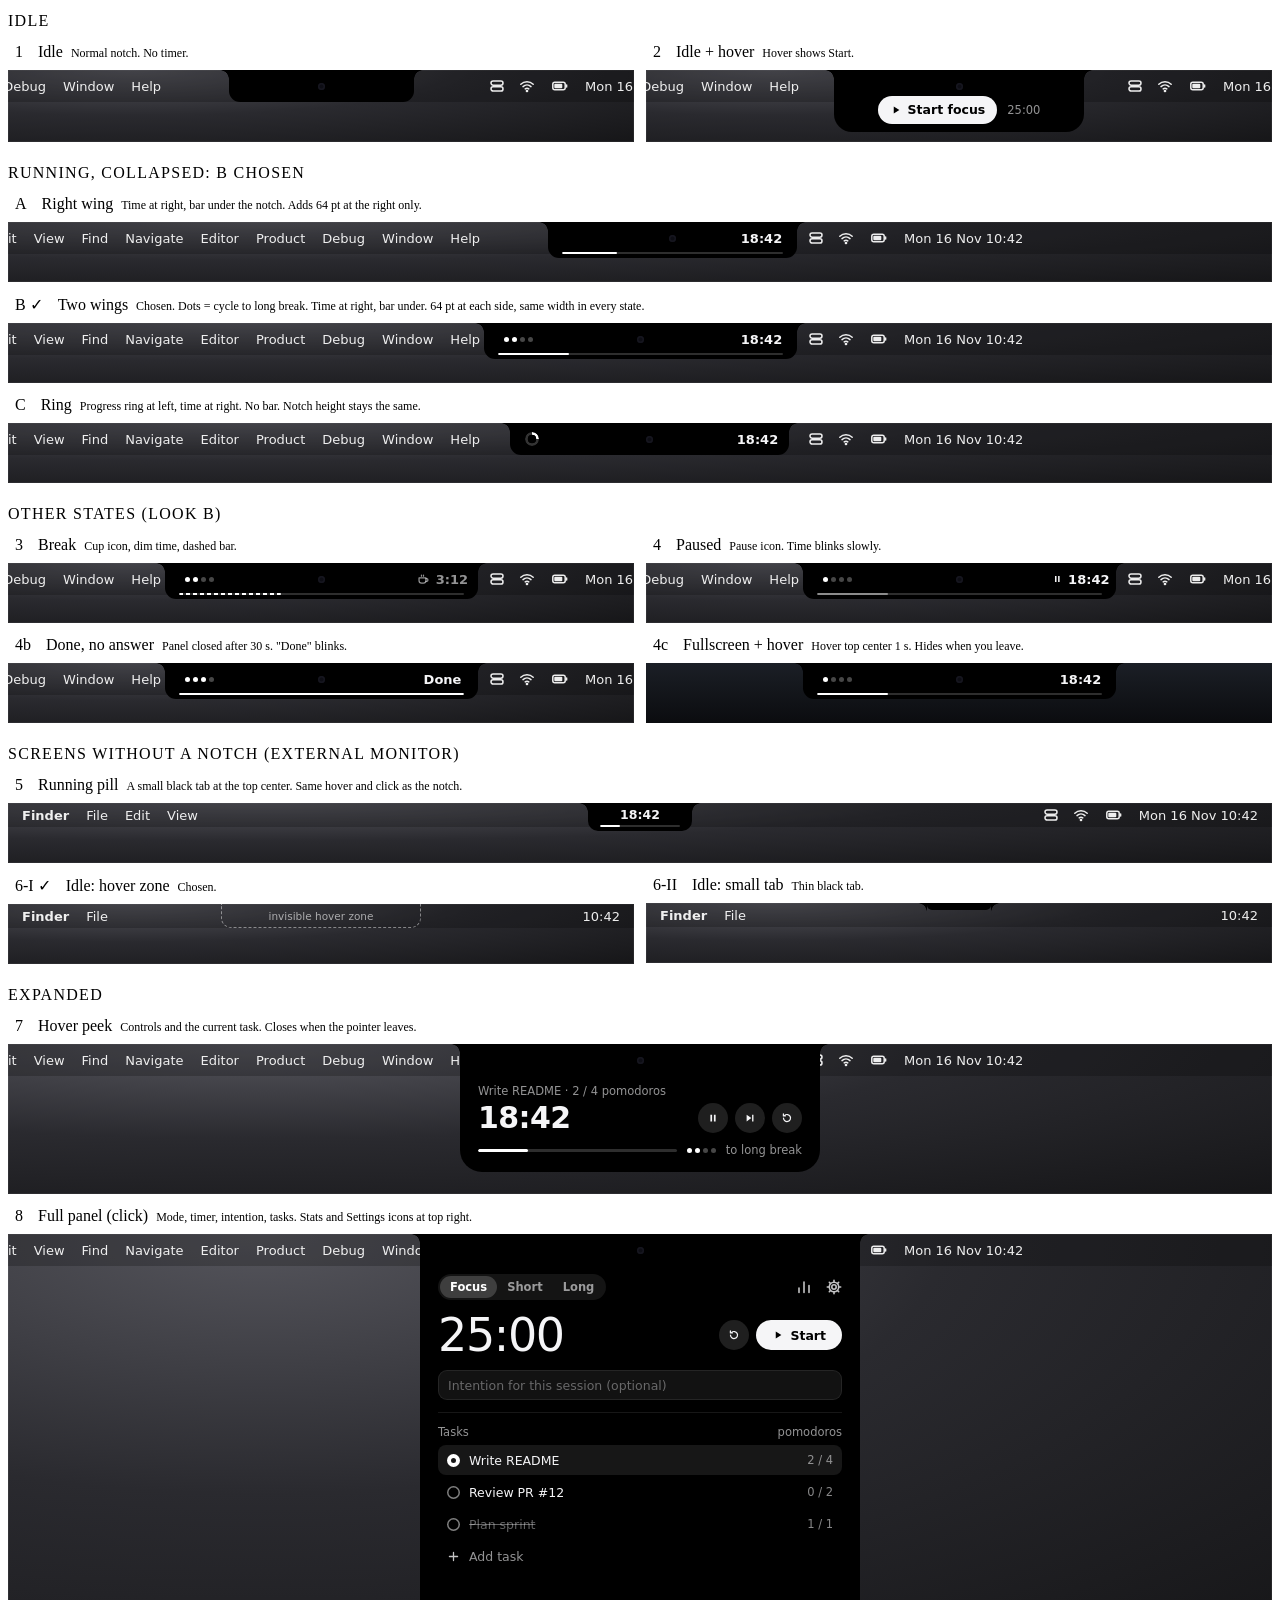
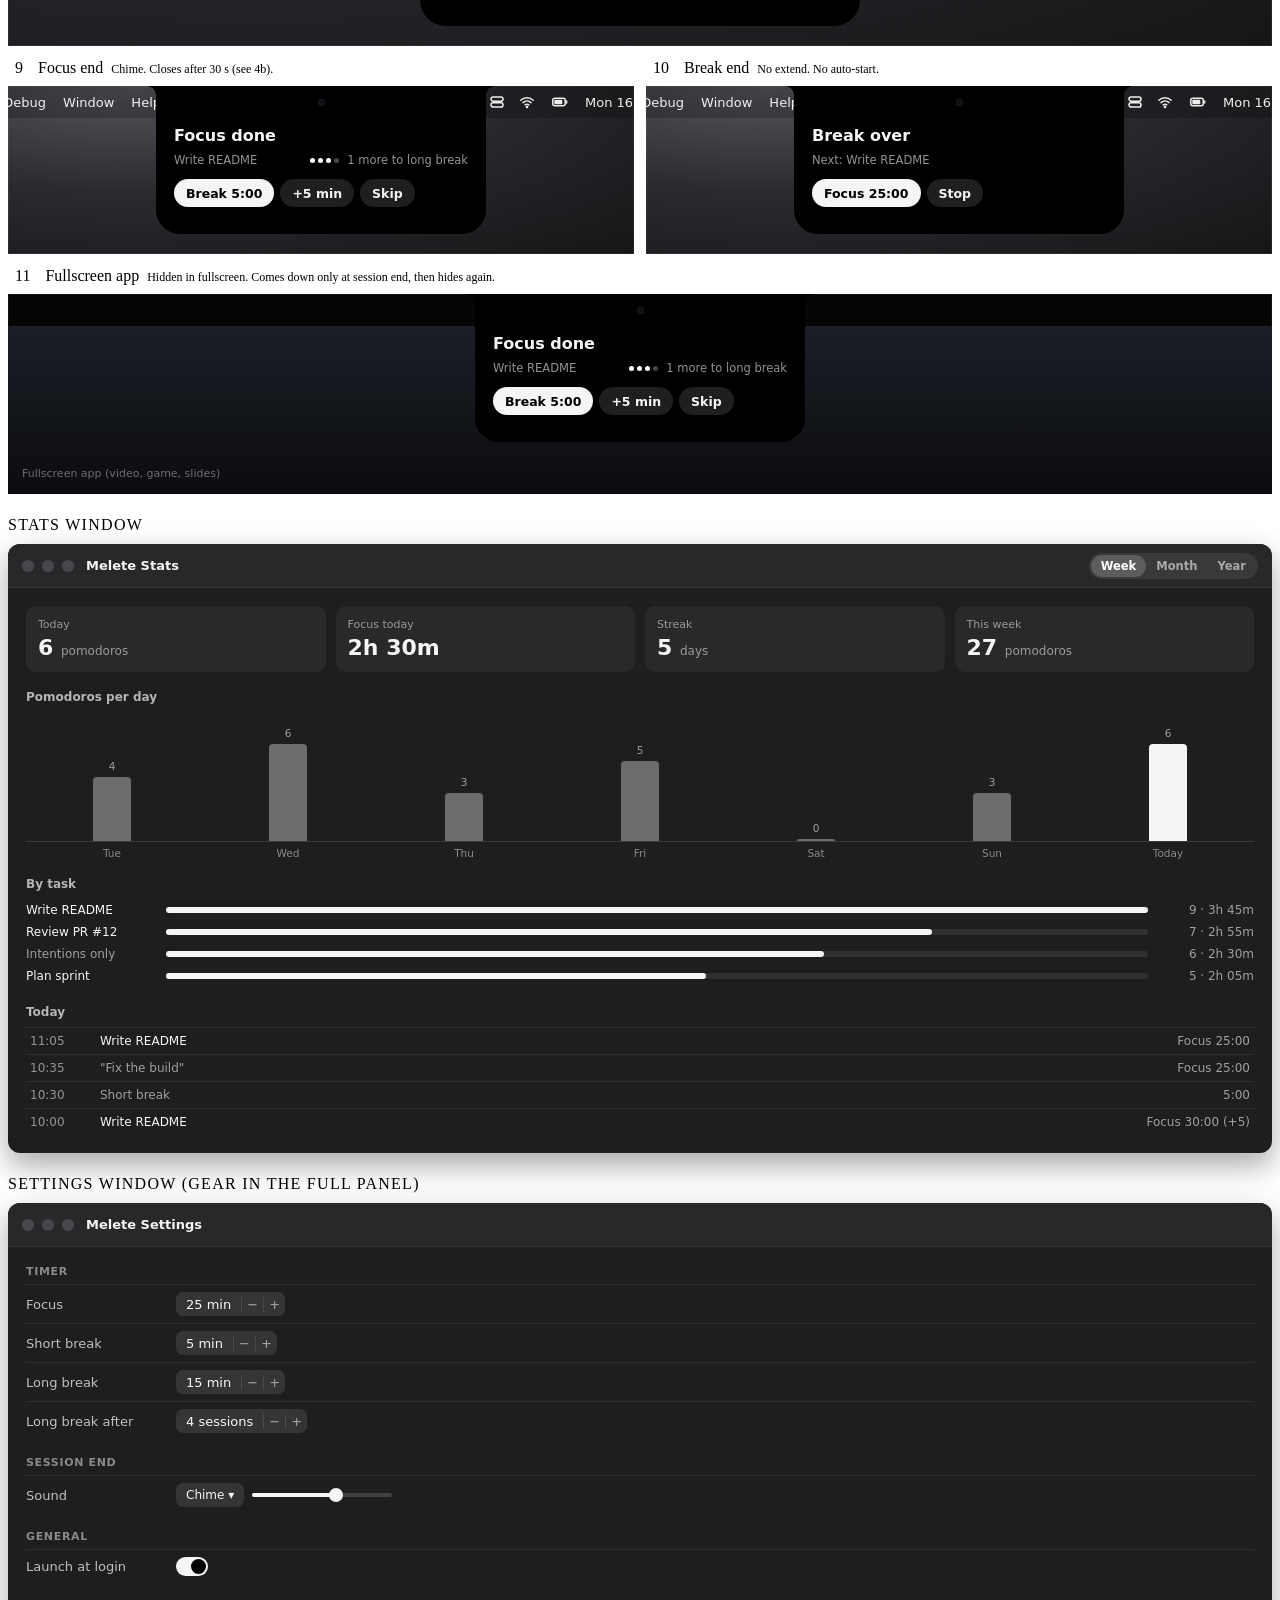
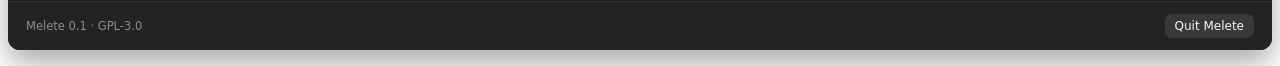
<file: docs/mocks/index.html>
<!doctype html><html lang="en"><head><meta charset="utf-8"><meta name="viewport" content="width=device-width,initial-scale=1"><title>Melete mocks</title><style>*{box-sizing:border-box}
.page{display:flex;flex-direction:column;gap:22px;padding:4px 0 8px}
.sec{display:flex;flex-direction:column;gap:10px}
.sec>h2{margin:0;font:600 11px/1 var(--font-sans);letter-spacing:.08em;text-transform:uppercase;color:var(--muted-foreground)}
.item{display:flex;flex-direction:column;gap:6px}
.cap{display:flex;align-items:baseline;gap:8px;flex-wrap:wrap;font:600 13px/1.3 var(--font-sans);color:var(--foreground)}
.cap .chip{font:600 11px/1 var(--font-mono);padding:3px 7px;border:1px solid var(--border);border-radius:999px;color:var(--foreground)}
.cap .sub{font-weight:400;font-size:12px;color:var(--muted-foreground)}
.row2{display:grid;grid-template-columns:1fr 1fr;gap:12px}
@media (max-width:560px){.row2{grid-template-columns:1fr}}

/* scene = cropped desktop, fixed mac colors (device pixels, not theme) */
.scene{position:relative;height:var(--h,72px);border-radius:var(--radius);overflow:hidden;
  background:radial-gradient(120% 140% at 20% 0%,#55555c 0%,#2a2a2f 45%,#151517 100%);
  font-family:-apple-system,BlinkMacSystemFont,"SF Pro Text","Helvetica Neue",system-ui,sans-serif;color:#f5f5f7;
  box-shadow:inset 0 0 0 1px rgba(255,255,255,.06)}
.scene.full{background:#050505}
.menubar{position:absolute;inset:0 0 auto 0;height:32px;background:rgba(0,0,0,.22);font-size:13px;color:rgba(255,255,255,.92)}
.mb-left{position:absolute;top:0;height:32px;right:calc(50% + 160px);display:flex;align-items:center;gap:17px;white-space:nowrap}
.mb-left b{font-weight:700}
.mb-right{position:absolute;top:0;height:32px;left:calc(50% + 168px);display:flex;align-items:center;gap:14px;white-space:nowrap}
.mb-right svg{width:16px;height:16px;fill:none;stroke:currentColor;stroke-width:1.5;stroke-linecap:round;stroke-linejoin:round}
/* non-notch menu bar */
.menubar.flat{height:24px;font-size:13px}
.menubar.flat .mb-left{height:24px;right:auto;left:14px}
.menubar.flat .mb-right{height:24px;left:auto;right:14px}

/* island = notch + what grows out of it */
.island{position:absolute;top:0;z-index:2;background:#000;color:#f5f5f7;
  left:calc(50% - 92.5px - var(--lw,0px));width:calc(185px + var(--lw,0px) + var(--rw,0px));
  height:var(--ih,32px);border-radius:0 0 var(--r,11px) var(--r,11px)}
.island.sym{left:calc(50% - var(--w)/2);width:var(--w)}
.island::before,.island::after{content:"";position:absolute;top:0;width:9px;height:9px}
.island::before{left:-9px;background:radial-gradient(circle at 0 100%,transparent 8.5px,#000 9px)}
.island::after{right:-9px;background:radial-gradient(circle at 100% 100%,transparent 8.5px,#000 9px)}
.cam{position:absolute;top:13px;left:50%;width:7px;height:7px;margin-left:-3.5px;border-radius:50%;background:#0d0d14;box-shadow:inset 0 0 0 1.5px #16161f}
.wl,.wr{position:absolute;top:0;height:32px;display:flex;align-items:center;gap:6px;font-size:13px;font-weight:600;font-variant-numeric:tabular-nums;white-space:nowrap}
.wl{left:0;width:var(--lw);justify-content:center;padding-left:6px}
.wr{right:0;width:var(--rw);justify-content:center;padding-right:6px}
.island.sym .wl{width:var(--side)}.island.sym .wr{width:var(--side)}
.bar{position:absolute;left:14px;right:14px;bottom:4px;height:2px;border-radius:2px;background:rgba(255,255,255,.18);overflow:hidden}
.bar>i{display:block;height:100%;width:var(--p);background:#fff;border-radius:2px}
.bar.dash>i{background:repeating-linear-gradient(90deg,#fff 0 4px,transparent 4px 7px)}
.bar.dim>i{background:rgba(255,255,255,.45)}
.ring{width:14px;height:14px;border-radius:50%;background:conic-gradient(#fff var(--p),rgba(255,255,255,.2) 0);-webkit-mask:radial-gradient(circle,transparent 4.2px,#000 4.6px);mask:radial-gradient(circle,transparent 4.2px,#000 4.6px)}
.dots{display:inline-flex;gap:3px}.dots i{width:5px;height:5px;border-radius:50%;background:rgba(255,255,255,.28)}.dots i.on{background:#fff}
.g{width:12px;height:12px;fill:currentColor}
.ink2{color:rgba(245,245,247,.6)}.ink3{color:rgba(245,245,247,.35)}
.blink{animation:blink 1.6s steps(2,start) infinite}@keyframes blink{50%{opacity:.25}}
@media (prefers-reduced-motion:reduce){.blink{animation:none;opacity:.5}}

/* expanded content */
.xc{position:absolute;left:18px;right:18px;top:var(--top,40px);bottom:14px;display:flex;flex-direction:column;gap:10px}
.btn{display:inline-flex;align-items:center;justify-content:center;gap:6px;height:28px;padding:0 12px;border-radius:999px;font-size:12.5px;font-weight:600;background:rgba(255,255,255,.12);color:#f5f5f7;white-space:nowrap}
.btn.pri{background:#f5f5f7;color:#000}
.btn.ic{width:30px;height:30px;padding:0}
.btn svg{width:12px;height:12px;fill:currentColor}
.btn svg.s{fill:none;stroke:currentColor;stroke-width:1.6;stroke-linecap:round;stroke-linejoin:round}
.big{font-size:30px;font-weight:600;font-variant-numeric:tabular-nums;letter-spacing:-.02em;line-height:1}
.huge{font-size:46px;font-weight:300;font-variant-numeric:tabular-nums;letter-spacing:-.03em;line-height:1}
.small{font-size:11.5px}
.seg{display:inline-flex;padding:2px;border-radius:999px;background:rgba(255,255,255,.08);font-size:11.5px;font-weight:600}
.seg span{padding:4px 10px;border-radius:999px;color:rgba(245,245,247,.6)}.seg span.on{background:rgba(255,255,255,.18);color:#fff}
.field{height:30px;border-radius:9px;background:rgba(255,255,255,.07);box-shadow:inset 0 0 0 1px rgba(255,255,255,.08);display:flex;align-items:center;padding:0 10px;font-size:12.5px;color:rgba(245,245,247,.38)}
.task{display:flex;align-items:center;gap:9px;height:30px;padding:0 9px;border-radius:8px;font-size:12.5px}
.task.on{background:rgba(255,255,255,.09)}
.task .rad{width:13px;height:13px;border-radius:50%;box-shadow:inset 0 0 0 1.5px rgba(255,255,255,.5)}
.task.on .rad{box-shadow:inset 0 0 0 4px #fff}
.task .n{flex:1}.task .c{font-variant-numeric:tabular-nums;color:rgba(245,245,247,.55);font-size:11.5px}
.task.done .n{text-decoration:line-through;color:rgba(245,245,247,.4)}
.hr{height:1px;background:rgba(255,255,255,.09)}
.ico{width:16px;height:16px;fill:none;stroke:#f5f5f7;stroke-width:1.6;stroke-linecap:round;stroke-linejoin:round;opacity:.8}
.zone{position:absolute;top:0;left:50%;transform:translateX(-50%);width:200px;height:24px;border:1px dashed rgba(255,255,255,.45);border-top:none;border-radius:0 0 10px 10px;display:flex;align-items:center;justify-content:center;font-size:10.5px;color:rgba(255,255,255,.6)}
.note{position:absolute;font-size:11px;color:rgba(255,255,255,.55);white-space:nowrap}
.video{position:absolute;inset:32px 0 0 0;background:linear-gradient(180deg,#1b1f26,#0b0c0f);display:flex;align-items:flex-end;padding:14px;font-size:11px;color:rgba(255,255,255,.4)}

/* app windows */
.win{border-radius:12px;overflow:hidden;background:#1e1e20;color:#f5f5f7;box-shadow:0 0 0 1px rgba(255,255,255,.1),0 12px 30px rgba(0,0,0,.35);
  font-family:-apple-system,BlinkMacSystemFont,"SF Pro Text","Helvetica Neue",system-ui,sans-serif;font-size:13px}
.tb{height:44px;display:flex;align-items:center;gap:12px;padding:0 14px;background:#28282b;border-bottom:1px solid rgba(255,255,255,.07)}
.tl{display:flex;gap:8px}.tl i{width:12px;height:12px;border-radius:50%;background:#48484c}
.tb .t{font-weight:600;font-size:13px}.tb .sp{flex:1}
.wb{padding:18px}
.tiles{display:grid;grid-template-columns:repeat(4,1fr);gap:10px}
@media (max-width:560px){.tiles{grid-template-columns:repeat(2,1fr)}}
.tile{background:rgba(255,255,255,.05);border-radius:10px;padding:12px}
.tile .k{font-size:11px;color:rgba(245,245,247,.55)}.tile .v{font-size:22px;font-weight:600;margin-top:4px;font-variant-numeric:tabular-nums}
.tile .v small{font-size:12px;font-weight:500;color:rgba(245,245,247,.55)}
.chart{display:flex;align-items:flex-end;gap:12px;height:130px;padding:0 4px;border-bottom:1px solid rgba(255,255,255,.12)}
.chart div{flex:1;display:flex;flex-direction:column;align-items:center;justify-content:flex-end;gap:5px;height:100%}
.chart b{display:block;width:100%;max-width:38px;border-radius:4px 4px 0 0;background:rgba(255,255,255,.35)}
.chart div.today b{background:#f5f5f7}
.chart span{font-size:10.5px;color:rgba(245,245,247,.6);font-variant-numeric:tabular-nums}
.xl{display:flex;gap:12px;padding:5px 4px 0}.xl span{flex:1;text-align:center;font-size:10.5px;color:rgba(245,245,247,.5)}
.h3{font-size:12px;font-weight:600;color:rgba(245,245,247,.7);margin:18px 0 8px}
.bt{display:grid;grid-template-columns:130px 1fr 96px;gap:10px;align-items:center;font-size:12px;padding:4px 0}
.bt .tr{height:6px;border-radius:3px;background:rgba(255,255,255,.08)}.bt .tr i{display:block;height:100%;border-radius:3px;background:#f5f5f7}
.bt .r{text-align:right;white-space:nowrap;color:rgba(245,245,247,.6);font-variant-numeric:tabular-nums}
.tbl{width:100%;border-collapse:collapse;font-size:12px}
.tbl td{padding:6px 4px;border-top:1px solid rgba(255,255,255,.07)}
.tbl td:first-child{color:rgba(245,245,247,.55);font-variant-numeric:tabular-nums;width:70px}
.tbl td.r{text-align:right;color:rgba(245,245,247,.6);font-variant-numeric:tabular-nums}
.pill{display:inline-flex;align-items:center;height:24px;padding:0 10px;border-radius:7px;background:rgba(255,255,255,.1);font-size:12px;font-weight:500}
.form{display:grid;grid-template-columns:150px 1fr;gap:0;font-size:13px}
.fs{grid-column:1/-1;font-size:11px;font-weight:600;letter-spacing:.06em;text-transform:uppercase;color:rgba(245,245,247,.5);padding:16px 0 6px}
.fs:first-child{padding-top:0}
.fl,.fv{padding:7px 0;border-top:1px solid rgba(255,255,255,.07);display:flex;align-items:center;gap:8px}
.fl{color:rgba(245,245,247,.75)}
.step{display:inline-flex;align-items:center;border-radius:7px;background:rgba(255,255,255,.1);height:24px}
.step span{padding:0 10px;font-variant-numeric:tabular-nums}.step i{font-style:normal;width:22px;text-align:center;color:rgba(245,245,247,.6);border-left:1px solid rgba(255,255,255,.1)}
.sw{width:32px;height:19px;border-radius:999px;background:#f5f5f7;position:relative}.sw::after{content:"";position:absolute;top:2px;right:2px;width:15px;height:15px;border-radius:50%;background:#000}
.sw.off{background:rgba(255,255,255,.18)}.sw.off::after{right:auto;left:2px;background:#f5f5f7}
.sl{width:140px;height:4px;border-radius:2px;background:rgba(255,255,255,.15);position:relative}.sl i{position:absolute;left:0;top:0;bottom:0;width:60%;background:#f5f5f7;border-radius:2px}.sl b{position:absolute;left:60%;top:50%;width:14px;height:14px;margin:-7px;border-radius:50%;background:#f5f5f7}
.q{display:inline-block;font:600 10px/1 var(--font-mono, monospace);padding:3px 6px;border-radius:5px;background:#f5f5f7;color:#000}
.wf{display:flex;align-items:center;gap:10px;padding:12px 18px;border-top:1px solid rgba(255,255,255,.07);background:#232326;font-size:11.5px;color:rgba(245,245,247,.5)}
</style></head><body><div class="page"><section class="sec"><h2>Idle</h2>
 <div class="row2">
  <div class="item"><div class="cap"><span class="chip">1</span>Idle<span class="sub">Normal notch. No timer.</span></div>
   <div class="scene" style="--h:72px"><div class="menubar"><div class="mb-left"><b>Xcode</b><span>File</span><span>Edit</span><span>View</span><span>Find</span><span>Navigate</span><span>Editor</span><span>Product</span><span>Debug</span><span>Window</span><span>Help</span></div><div class="mb-right"><svg xmlns="http://www.w3.org/2000/svg" viewBox="0 0 16 16"><rect x="2" y="3" width="12" height="4.2" rx="2.1"/><rect x="2" y="8.8" width="12" height="4.2" rx="2.1"/></svg><svg xmlns="http://www.w3.org/2000/svg" viewBox="0 0 16 16"><path d="M1.8 6.3a9 9 0 0 1 12.4 0M4 8.6a6 6 0 0 1 8 0M6.2 10.9a3 3 0 0 1 3.6 0"/><circle cx="8" cy="13" r=".6" fill="currentColor"/></svg><svg xmlns="http://www.w3.org/2000/svg" viewBox="0 0 16 16" style="width:22px"><rect x=".8" y="4.3" width="12.4" height="7.4" rx="2"/><rect x="2.3" y="5.8" width="8" height="4.4" rx="1" fill="currentColor" stroke="none"/><path d="M14.6 7v2"/></svg><span>Mon 16 Nov 10:42</span></div></div><div class="island"><div class="cam"></div></div></div></div>
  <div class="item"><div class="cap"><span class="chip">2</span>Idle + hover<span class="sub">Hover shows Start.</span></div>
   <div class="scene" style="--h:72px"><div class="menubar"><div class="mb-left"><b>Xcode</b><span>File</span><span>Edit</span><span>View</span><span>Find</span><span>Navigate</span><span>Editor</span><span>Product</span><span>Debug</span><span>Window</span><span>Help</span></div><div class="mb-right"><svg xmlns="http://www.w3.org/2000/svg" viewBox="0 0 16 16"><rect x="2" y="3" width="12" height="4.2" rx="2.1"/><rect x="2" y="8.8" width="12" height="4.2" rx="2.1"/></svg><svg xmlns="http://www.w3.org/2000/svg" viewBox="0 0 16 16"><path d="M1.8 6.3a9 9 0 0 1 12.4 0M4 8.6a6 6 0 0 1 8 0M6.2 10.9a3 3 0 0 1 3.6 0"/><circle cx="8" cy="13" r=".6" fill="currentColor"/></svg><svg xmlns="http://www.w3.org/2000/svg" viewBox="0 0 16 16" style="width:22px"><rect x=".8" y="4.3" width="12.4" height="7.4" rx="2"/><rect x="2.3" y="5.8" width="8" height="4.4" rx="1" fill="currentColor" stroke="none"/><path d="M14.6 7v2"/></svg><span>Mon 16 Nov 10:42</span></div></div><div class="island sym" style="--w:250px;--ih:62px;--r:18px"><div class="cam"></div>
    <div class="xc" style="--top:31px;flex-direction:row;align-items:center;justify-content:center;gap:10px"><span class="btn pri"><svg class="g" xmlns="http://www.w3.org/2000/svg" viewBox="0 0 16 16"><path d="M5 3.2v9.6l7.5-4.8z"/></svg>Start focus</span><span class="small ink2">25:00</span></div></div></div></div>
 </div>
</section>

<section class="sec"><h2>Running, collapsed: B chosen</h2>
 <div class="item"><div class="cap"><span class="chip">A</span>Right wing<span class="sub">Time at right, bar under the notch. Adds 64 pt at the right only.</span></div>
  <div class="scene" style="--h:60px"><div class="menubar"><div class="mb-left"><b>Xcode</b><span>File</span><span>Edit</span><span>View</span><span>Find</span><span>Navigate</span><span>Editor</span><span>Product</span><span>Debug</span><span>Window</span><span>Help</span></div><div class="mb-right"><svg xmlns="http://www.w3.org/2000/svg" viewBox="0 0 16 16"><rect x="2" y="3" width="12" height="4.2" rx="2.1"/><rect x="2" y="8.8" width="12" height="4.2" rx="2.1"/></svg><svg xmlns="http://www.w3.org/2000/svg" viewBox="0 0 16 16"><path d="M1.8 6.3a9 9 0 0 1 12.4 0M4 8.6a6 6 0 0 1 8 0M6.2 10.9a3 3 0 0 1 3.6 0"/><circle cx="8" cy="13" r=".6" fill="currentColor"/></svg><svg xmlns="http://www.w3.org/2000/svg" viewBox="0 0 16 16" style="width:22px"><rect x=".8" y="4.3" width="12.4" height="7.4" rx="2"/><rect x="2.3" y="5.8" width="8" height="4.4" rx="1" fill="currentColor" stroke="none"/><path d="M14.6 7v2"/></svg><span>Mon 16 Nov 10:42</span></div></div><div class="island" style="--rw:64px;--ih:36px"><div class="cam"></div><div class="wr">18:42</div><div class="bar"><i style="--p:25%"></i></div></div></div></div>
 <div class="item"><div class="cap"><span class="chip">B ✓</span>Two wings<span class="sub">Chosen. Dots = cycle to long break. Time at right, bar under. 64 pt at each side, same width in every state.</span></div>
  <div class="scene" style="--h:60px"><div class="menubar"><div class="mb-left"><b>Xcode</b><span>File</span><span>Edit</span><span>View</span><span>Find</span><span>Navigate</span><span>Editor</span><span>Product</span><span>Debug</span><span>Window</span><span>Help</span></div><div class="mb-right"><svg xmlns="http://www.w3.org/2000/svg" viewBox="0 0 16 16"><rect x="2" y="3" width="12" height="4.2" rx="2.1"/><rect x="2" y="8.8" width="12" height="4.2" rx="2.1"/></svg><svg xmlns="http://www.w3.org/2000/svg" viewBox="0 0 16 16"><path d="M1.8 6.3a9 9 0 0 1 12.4 0M4 8.6a6 6 0 0 1 8 0M6.2 10.9a3 3 0 0 1 3.6 0"/><circle cx="8" cy="13" r=".6" fill="currentColor"/></svg><svg xmlns="http://www.w3.org/2000/svg" viewBox="0 0 16 16" style="width:22px"><rect x=".8" y="4.3" width="12.4" height="7.4" rx="2"/><rect x="2.3" y="5.8" width="8" height="4.4" rx="1" fill="currentColor" stroke="none"/><path d="M14.6 7v2"/></svg><span>Mon 16 Nov 10:42</span></div></div><div class="island" style="--lw:64px;--rw:64px;--ih:36px"><div class="cam"></div><div class="wl"><span class="dots"><i class="on"></i><i class="on"></i><i></i><i></i></span></div><div class="wr">18:42</div><div class="bar"><i style="--p:25%"></i></div></div></div></div>
 <div class="item"><div class="cap"><span class="chip">C</span>Ring<span class="sub">Progress ring at left, time at right. No bar. Notch height stays the same.</span></div>
  <div class="scene" style="--h:60px"><div class="menubar"><div class="mb-left"><b>Xcode</b><span>File</span><span>Edit</span><span>View</span><span>Find</span><span>Navigate</span><span>Editor</span><span>Product</span><span>Debug</span><span>Window</span><span>Help</span></div><div class="mb-right"><svg xmlns="http://www.w3.org/2000/svg" viewBox="0 0 16 16"><rect x="2" y="3" width="12" height="4.2" rx="2.1"/><rect x="2" y="8.8" width="12" height="4.2" rx="2.1"/></svg><svg xmlns="http://www.w3.org/2000/svg" viewBox="0 0 16 16"><path d="M1.8 6.3a9 9 0 0 1 12.4 0M4 8.6a6 6 0 0 1 8 0M6.2 10.9a3 3 0 0 1 3.6 0"/><circle cx="8" cy="13" r=".6" fill="currentColor"/></svg><svg xmlns="http://www.w3.org/2000/svg" viewBox="0 0 16 16" style="width:22px"><rect x=".8" y="4.3" width="12.4" height="7.4" rx="2"/><rect x="2.3" y="5.8" width="8" height="4.4" rx="1" fill="currentColor" stroke="none"/><path d="M14.6 7v2"/></svg><span>Mon 16 Nov 10:42</span></div></div><div class="island" style="--lw:38px;--rw:56px"><div class="cam"></div><div class="wl"><span class="ring" style="--p:25%"></span></div><div class="wr">18:42</div></div></div></div>
</section>

<section class="sec"><h2>Other states (look B)</h2>
 <div class="row2">
  <div class="item"><div class="cap"><span class="chip">3</span>Break<span class="sub">Cup icon, dim time, dashed bar.</span></div>
   <div class="scene" style="--h:60px"><div class="menubar"><div class="mb-left"><b>Xcode</b><span>File</span><span>Edit</span><span>View</span><span>Find</span><span>Navigate</span><span>Editor</span><span>Product</span><span>Debug</span><span>Window</span><span>Help</span></div><div class="mb-right"><svg xmlns="http://www.w3.org/2000/svg" viewBox="0 0 16 16"><rect x="2" y="3" width="12" height="4.2" rx="2.1"/><rect x="2" y="8.8" width="12" height="4.2" rx="2.1"/></svg><svg xmlns="http://www.w3.org/2000/svg" viewBox="0 0 16 16"><path d="M1.8 6.3a9 9 0 0 1 12.4 0M4 8.6a6 6 0 0 1 8 0M6.2 10.9a3 3 0 0 1 3.6 0"/><circle cx="8" cy="13" r=".6" fill="currentColor"/></svg><svg xmlns="http://www.w3.org/2000/svg" viewBox="0 0 16 16" style="width:22px"><rect x=".8" y="4.3" width="12.4" height="7.4" rx="2"/><rect x="2.3" y="5.8" width="8" height="4.4" rx="1" fill="currentColor" stroke="none"/><path d="M14.6 7v2"/></svg><span>Mon 16 Nov 10:42</span></div></div><div class="island" style="--lw:64px;--rw:64px;--ih:36px"><div class="cam"></div><div class="wl"><span class="dots"><i class="on"></i><i class="on"></i><i></i><i></i></span></div><div class="wr ink2"><svg class="g" xmlns="http://www.w3.org/2000/svg" viewBox="0 0 16 16" style="fill:none;stroke:currentColor;stroke-width:1.5;stroke-linecap:round;stroke-linejoin:round;width:13px;height:13px"><path d="M2.5 6h8.5v3.3a3.2 3.2 0 0 1-3.2 3.2H5.7a3.2 3.2 0 0 1-3.2-3.2z"/><path d="M11 7h.9a1.6 1.6 0 0 1 0 3.2H11"/><path d="M5.5 2.5v1.5M8 2.5v1.5"/></svg>3:12</div><div class="bar dash"><i style="--p:36%"></i></div></div></div></div>
  <div class="item"><div class="cap"><span class="chip">4</span>Paused<span class="sub">Pause icon. Time blinks slowly.</span></div>
   <div class="scene" style="--h:60px"><div class="menubar"><div class="mb-left"><b>Xcode</b><span>File</span><span>Edit</span><span>View</span><span>Find</span><span>Navigate</span><span>Editor</span><span>Product</span><span>Debug</span><span>Window</span><span>Help</span></div><div class="mb-right"><svg xmlns="http://www.w3.org/2000/svg" viewBox="0 0 16 16"><rect x="2" y="3" width="12" height="4.2" rx="2.1"/><rect x="2" y="8.8" width="12" height="4.2" rx="2.1"/></svg><svg xmlns="http://www.w3.org/2000/svg" viewBox="0 0 16 16"><path d="M1.8 6.3a9 9 0 0 1 12.4 0M4 8.6a6 6 0 0 1 8 0M6.2 10.9a3 3 0 0 1 3.6 0"/><circle cx="8" cy="13" r=".6" fill="currentColor"/></svg><svg xmlns="http://www.w3.org/2000/svg" viewBox="0 0 16 16" style="width:22px"><rect x=".8" y="4.3" width="12.4" height="7.4" rx="2"/><rect x="2.3" y="5.8" width="8" height="4.4" rx="1" fill="currentColor" stroke="none"/><path d="M14.6 7v2"/></svg><span>Mon 16 Nov 10:42</span></div></div><div class="island" style="--lw:64px;--rw:64px;--ih:36px"><div class="cam"></div><div class="wl"><span class="dots"><i class="on"></i><i></i><i></i><i></i></span></div><div class="wr"><svg class="g" xmlns="http://www.w3.org/2000/svg" viewBox="0 0 16 16"><path d="M4.5 3.5h2.3v9H4.5zM9.2 3.5h2.3v9H9.2z"/></svg><span class="blink">18:42</span></div><div class="bar dim"><i style="--p:25%"></i></div></div></div></div>
 </div>
 <div class="row2">
  <div class="item"><div class="cap"><span class="chip">4b</span>Done, no answer<span class="sub">Panel closed after 30 s. "Done" blinks.</span></div>
   <div class="scene" style="--h:60px"><div class="menubar"><div class="mb-left"><b>Xcode</b><span>File</span><span>Edit</span><span>View</span><span>Find</span><span>Navigate</span><span>Editor</span><span>Product</span><span>Debug</span><span>Window</span><span>Help</span></div><div class="mb-right"><svg xmlns="http://www.w3.org/2000/svg" viewBox="0 0 16 16"><rect x="2" y="3" width="12" height="4.2" rx="2.1"/><rect x="2" y="8.8" width="12" height="4.2" rx="2.1"/></svg><svg xmlns="http://www.w3.org/2000/svg" viewBox="0 0 16 16"><path d="M1.8 6.3a9 9 0 0 1 12.4 0M4 8.6a6 6 0 0 1 8 0M6.2 10.9a3 3 0 0 1 3.6 0"/><circle cx="8" cy="13" r=".6" fill="currentColor"/></svg><svg xmlns="http://www.w3.org/2000/svg" viewBox="0 0 16 16" style="width:22px"><rect x=".8" y="4.3" width="12.4" height="7.4" rx="2"/><rect x="2.3" y="5.8" width="8" height="4.4" rx="1" fill="currentColor" stroke="none"/><path d="M14.6 7v2"/></svg><span>Mon 16 Nov 10:42</span></div></div><div class="island" style="--lw:64px;--rw:64px;--ih:36px"><div class="cam"></div><div class="wl"><span class="dots"><i class="on"></i><i class="on"></i><i class="on"></i><i></i></span></div><div class="wr"><span class="blink">Done</span></div><div class="bar"><i style="--p:100%"></i></div></div></div></div>
  <div class="item"><div class="cap"><span class="chip">4c</span>Fullscreen + hover<span class="sub">Hover top center 1 s. Hides when you leave.</span></div>
   <div class="scene full" style="--h:60px"><div class="video" style="inset:0"></div><div class="island" style="--lw:64px;--rw:64px;--ih:36px"><div class="cam"></div><div class="wl"><span class="dots"><i class="on"></i><i></i><i></i><i></i></span></div><div class="wr">18:42</div><div class="bar"><i style="--p:25%"></i></div></div></div></div>
 </div>
</section>

<section class="sec"><h2>Screens without a notch (external monitor)</h2>
 <div class="item"><div class="cap"><span class="chip">5</span>Running pill<span class="sub">A small black tab at the top center. Same hover and click as the notch.</span></div>
  <div class="scene" style="--h:60px"><div class="menubar flat"><div class="mb-left"><b>Finder</b><span>File</span><span>Edit</span><span>View</span></div><div class="mb-right"><svg xmlns="http://www.w3.org/2000/svg" viewBox="0 0 16 16"><rect x="2" y="3" width="12" height="4.2" rx="2.1"/><rect x="2" y="8.8" width="12" height="4.2" rx="2.1"/></svg><svg xmlns="http://www.w3.org/2000/svg" viewBox="0 0 16 16"><path d="M1.8 6.3a9 9 0 0 1 12.4 0M4 8.6a6 6 0 0 1 8 0M6.2 10.9a3 3 0 0 1 3.6 0"/><circle cx="8" cy="13" r=".6" fill="currentColor"/></svg><svg xmlns="http://www.w3.org/2000/svg" viewBox="0 0 16 16" style="width:22px"><rect x=".8" y="4.3" width="12.4" height="7.4" rx="2"/><rect x="2.3" y="5.8" width="8" height="4.4" rx="1" fill="currentColor" stroke="none"/><path d="M14.6 7v2"/></svg><span>Mon 16 Nov 10:42</span></div></div><div class="island sym" style="--w:104px;--ih:28px;--r:10px"><div style="position:absolute;inset:0 0 6px 0;display:flex;align-items:center;justify-content:center;gap:6px;font-size:12.5px;font-weight:600;font-variant-numeric:tabular-nums">18:42</div><div class="bar" style="left:12px;right:12px;bottom:4px"><i style="--p:25%"></i></div></div></div></div>
 <div class="row2">
  <div class="item"><div class="cap"><span class="chip">6-I ✓</span>Idle: hover zone<span class="sub">Chosen.</span></div>
   <div class="scene" style="--h:60px"><div class="menubar flat"><div class="mb-left"><b>Finder</b><span>File</span></div><div class="mb-right"><span>10:42</span></div></div><div class="zone">invisible hover zone</div></div></div>
  <div class="item"><div class="cap"><span class="chip">6-II</span>Idle: small tab<span class="sub">Thin black tab.</span></div>
   <div class="scene" style="--h:60px"><div class="menubar flat"><div class="mb-left"><b>Finder</b><span>File</span></div><div class="mb-right"><span>10:42</span></div></div><div class="island sym" style="--w:64px;--ih:7px;--r:5px"></div></div></div>
 </div>
</section>

<section class="sec"><h2>Expanded</h2>
 <div class="item"><div class="cap"><span class="chip">7</span>Hover peek<span class="sub">Controls and the current task. Closes when the pointer leaves.</span></div>
  <div class="scene" style="--h:150px"><div class="menubar"><div class="mb-left"><b>Xcode</b><span>File</span><span>Edit</span><span>View</span><span>Find</span><span>Navigate</span><span>Editor</span><span>Product</span><span>Debug</span><span>Window</span><span>Help</span></div><div class="mb-right"><svg xmlns="http://www.w3.org/2000/svg" viewBox="0 0 16 16"><rect x="2" y="3" width="12" height="4.2" rx="2.1"/><rect x="2" y="8.8" width="12" height="4.2" rx="2.1"/></svg><svg xmlns="http://www.w3.org/2000/svg" viewBox="0 0 16 16"><path d="M1.8 6.3a9 9 0 0 1 12.4 0M4 8.6a6 6 0 0 1 8 0M6.2 10.9a3 3 0 0 1 3.6 0"/><circle cx="8" cy="13" r=".6" fill="currentColor"/></svg><svg xmlns="http://www.w3.org/2000/svg" viewBox="0 0 16 16" style="width:22px"><rect x=".8" y="4.3" width="12.4" height="7.4" rx="2"/><rect x="2.3" y="5.8" width="8" height="4.4" rx="1" fill="currentColor" stroke="none"/><path d="M14.6 7v2"/></svg><span>Mon 16 Nov 10:42</span></div></div><div class="island sym" style="--w:360px;--ih:128px;--r:22px"><div class="cam"></div>
   <div class="xc">
    <div style="display:flex;align-items:flex-end;justify-content:space-between">
     <div style="display:flex;flex-direction:column;gap:5px"><span class="small ink2">Write README · 2 / 4 pomodoros</span><span class="big">18:42</span></div>
     <div style="display:flex;gap:7px"><span class="btn ic"><svg class="g" xmlns="http://www.w3.org/2000/svg" viewBox="0 0 16 16"><path d="M4.5 3.5h2.3v9H4.5zM9.2 3.5h2.3v9H9.2z"/></svg></span><span class="btn ic"><svg class="g" xmlns="http://www.w3.org/2000/svg" viewBox="0 0 16 16"><path d="M3.5 3.5v9l6.3-4.5zM10.8 3.5h1.8v9h-1.8z"/></svg></span><span class="btn ic"><svg class="g s" xmlns="http://www.w3.org/2000/svg" viewBox="0 0 16 16"><path d="M3.3 8a4.7 4.7 0 1 0 1.5-3.4"/><path d="M3.2 2.6v2.6h2.6"/></svg></span></div>
    </div>
    <div style="display:flex;align-items:center;gap:10px"><div class="bar" style="position:relative;left:0;right:0;bottom:0;flex:1;height:3px"><i style="--p:25%"></i></div><span class="dots"><i class="on"></i><i class="on"></i><i></i><i></i></span><span class="small ink2">to long break</span></div>
   </div></div></div></div>

 <div class="item"><div class="cap"><span class="chip">8</span>Full panel (click)<span class="sub">Mode, timer, intention, tasks. Stats and Settings icons at top right.</span></div>
  <div class="scene" style="--h:412px"><div class="menubar"><div class="mb-left"><b>Xcode</b><span>File</span><span>Edit</span><span>View</span><span>Find</span><span>Navigate</span><span>Editor</span><span>Product</span><span>Debug</span><span>Window</span><span>Help</span></div><div class="mb-right"><svg xmlns="http://www.w3.org/2000/svg" viewBox="0 0 16 16"><rect x="2" y="3" width="12" height="4.2" rx="2.1"/><rect x="2" y="8.8" width="12" height="4.2" rx="2.1"/></svg><svg xmlns="http://www.w3.org/2000/svg" viewBox="0 0 16 16"><path d="M1.8 6.3a9 9 0 0 1 12.4 0M4 8.6a6 6 0 0 1 8 0M6.2 10.9a3 3 0 0 1 3.6 0"/><circle cx="8" cy="13" r=".6" fill="currentColor"/></svg><svg xmlns="http://www.w3.org/2000/svg" viewBox="0 0 16 16" style="width:22px"><rect x=".8" y="4.3" width="12.4" height="7.4" rx="2"/><rect x="2.3" y="5.8" width="8" height="4.4" rx="1" fill="currentColor" stroke="none"/><path d="M14.6 7v2"/></svg><span>Mon 16 Nov 10:42</span></div></div><div class="island sym" style="--w:440px;--ih:392px;--r:26px"><div class="cam"></div>
   <div class="xc" style="gap:12px">
    <div style="display:flex;align-items:center;justify-content:space-between"><span class="seg"><span class="on">Focus</span><span>Short</span><span>Long</span></span>
     <span style="display:flex;gap:14px"><svg class="ico" xmlns="http://www.w3.org/2000/svg" viewBox="0 0 16 16"><path d="M3 13.5V9M8 13.5V3M13 13.5V6.5"/></svg><svg class="ico" xmlns="http://www.w3.org/2000/svg" viewBox="0 0 16 16"><circle cx="8" cy="8" r="2.2"/><circle cx="8" cy="8" r="4.7"/><path d="M8 1.3v1.9M8 12.8v1.9M1.3 8h1.9M12.8 8h1.9M3.3 3.3l1.3 1.3M11.4 11.4l1.3 1.3M3.3 12.7l1.3-1.3M11.4 4.6l1.3-1.3"/></svg></span></div>
    <div style="display:flex;align-items:center;justify-content:space-between"><span class="huge">25:00</span>
     <span style="display:flex;gap:7px"><span class="btn ic"><svg class="g s" xmlns="http://www.w3.org/2000/svg" viewBox="0 0 16 16"><path d="M3.3 8a4.7 4.7 0 1 0 1.5-3.4"/><path d="M3.2 2.6v2.6h2.6"/></svg></span><span class="btn pri" style="height:30px;padding:0 16px"><svg class="g" xmlns="http://www.w3.org/2000/svg" viewBox="0 0 16 16"><path d="M5 3.2v9.6l7.5-4.8z"/></svg>Start</span></span></div>
    <div class="field">Intention for this session (optional)</div>
    <div class="hr"></div>
    <div style="display:flex;justify-content:space-between" class="small ink2"><span>Tasks</span><span>pomodoros</span></div>
    <div style="display:flex;flex-direction:column;gap:2px;margin-top:-6px">
     <div class="task on"><span class="rad"></span><span class="n">Write README</span><span class="c">2 / 4</span></div>
     <div class="task"><span class="rad"></span><span class="n">Review PR #12</span><span class="c">0 / 2</span></div>
     <div class="task done"><span class="rad"></span><span class="n">Plan sprint</span><span class="c">1 / 1</span></div>
     <div class="task ink2"><svg class="ico" xmlns="http://www.w3.org/2000/svg" viewBox="0 0 16 16" style="width:13px;height:13px"><path d="M8 3v10M3 8h10"/></svg><span class="n">Add task</span></div>
    </div>
   </div></div></div></div>

 <div class="row2">
  <div class="item"><div class="cap"><span class="chip">9</span>Focus end<span class="sub">Chime. Closes after 30 s (see 4b).</span></div>
   <div class="scene" style="--h:168px"><div class="menubar"><div class="mb-left"><b>Xcode</b><span>File</span><span>Edit</span><span>View</span><span>Find</span><span>Navigate</span><span>Editor</span><span>Product</span><span>Debug</span><span>Window</span><span>Help</span></div><div class="mb-right"><svg xmlns="http://www.w3.org/2000/svg" viewBox="0 0 16 16"><rect x="2" y="3" width="12" height="4.2" rx="2.1"/><rect x="2" y="8.8" width="12" height="4.2" rx="2.1"/></svg><svg xmlns="http://www.w3.org/2000/svg" viewBox="0 0 16 16"><path d="M1.8 6.3a9 9 0 0 1 12.4 0M4 8.6a6 6 0 0 1 8 0M6.2 10.9a3 3 0 0 1 3.6 0"/><circle cx="8" cy="13" r=".6" fill="currentColor"/></svg><svg xmlns="http://www.w3.org/2000/svg" viewBox="0 0 16 16" style="width:22px"><rect x=".8" y="4.3" width="12.4" height="7.4" rx="2"/><rect x="2.3" y="5.8" width="8" height="4.4" rx="1" fill="currentColor" stroke="none"/><path d="M14.6 7v2"/></svg><span>Mon 16 Nov 10:42</span></div></div><div class="island sym" style="--w:330px;--ih:148px;--r:24px"><div class="cam"></div>
    <div class="xc" style="gap:8px">
     <div style="font-size:16px;font-weight:600">Focus done</div>
     <div class="small ink2" style="display:flex;gap:8px;align-items:center">Write README <span style="flex:1"></span><span class="dots"><i class="on"></i><i class="on"></i><i class="on"></i><i></i></span> 1 more to long break</div>
     <div style="display:flex;gap:6px;margin-top:4px"><span class="btn pri">Break 5:00</span><span class="btn">+5 min</span><span class="btn">Skip</span></div>
    </div></div></div></div>
  <div class="item"><div class="cap"><span class="chip">10</span>Break end<span class="sub">No extend. No auto-start.</span></div>
   <div class="scene" style="--h:168px"><div class="menubar"><div class="mb-left"><b>Xcode</b><span>File</span><span>Edit</span><span>View</span><span>Find</span><span>Navigate</span><span>Editor</span><span>Product</span><span>Debug</span><span>Window</span><span>Help</span></div><div class="mb-right"><svg xmlns="http://www.w3.org/2000/svg" viewBox="0 0 16 16"><rect x="2" y="3" width="12" height="4.2" rx="2.1"/><rect x="2" y="8.8" width="12" height="4.2" rx="2.1"/></svg><svg xmlns="http://www.w3.org/2000/svg" viewBox="0 0 16 16"><path d="M1.8 6.3a9 9 0 0 1 12.4 0M4 8.6a6 6 0 0 1 8 0M6.2 10.9a3 3 0 0 1 3.6 0"/><circle cx="8" cy="13" r=".6" fill="currentColor"/></svg><svg xmlns="http://www.w3.org/2000/svg" viewBox="0 0 16 16" style="width:22px"><rect x=".8" y="4.3" width="12.4" height="7.4" rx="2"/><rect x="2.3" y="5.8" width="8" height="4.4" rx="1" fill="currentColor" stroke="none"/><path d="M14.6 7v2"/></svg><span>Mon 16 Nov 10:42</span></div></div><div class="island sym" style="--w:330px;--ih:148px;--r:24px"><div class="cam"></div>
    <div class="xc" style="gap:8px">
     <div style="font-size:16px;font-weight:600">Break over</div>
     <div class="small ink2">Next: Write README</div>
     <div style="display:flex;gap:6px;margin-top:4px"><span class="btn pri">Focus 25:00</span><span class="btn">Stop</span></div>
    </div></div></div></div>
 </div>

 <div class="item"><div class="cap"><span class="chip">11</span>Fullscreen app<span class="sub">Hidden in fullscreen. Comes down only at session end, then hides again.</span></div>
  <div class="scene full" style="--h:200px"><div class="video">Fullscreen app (video, game, slides)</div>
   <div class="island sym" style="--w:330px;--ih:148px;--r:24px"><div class="cam"></div>
    <div class="xc" style="gap:8px">
     <div style="font-size:16px;font-weight:600">Focus done</div>
     <div class="small ink2" style="display:flex;gap:8px;align-items:center">Write README <span style="flex:1"></span><span class="dots"><i class="on"></i><i class="on"></i><i class="on"></i><i></i></span> 1 more to long break</div>
     <div style="display:flex;gap:6px;margin-top:4px"><span class="btn pri">Break 5:00</span><span class="btn">+5 min</span><span class="btn">Skip</span></div>
    </div></div></div></div>
</section>

<section class="sec"><h2>Stats window</h2>
 <div class="win">
  <div class="tb"><span class="tl"><i></i><i></i><i></i></span><span class="t">Melete Stats</span><span class="sp"></span><span class="seg"><span class="on">Week</span><span>Month</span><span>Year</span></span></div>
  <div class="wb">
   <div class="tiles">
    <div class="tile"><div class="k">Today</div><div class="v">6 <small>pomodoros</small></div></div>
    <div class="tile"><div class="k">Focus today</div><div class="v">2h 30m</div></div>
    <div class="tile"><div class="k">Streak</div><div class="v">5 <small>days</small></div></div>
    <div class="tile"><div class="k">This week</div><div class="v">27 <small>pomodoros</small></div></div>
   </div>
   <div class="h3">Pomodoros per day</div>
   <div class="chart">
    <div><span>4</span><b style="height:50%"></b></div><div><span>6</span><b style="height:75%"></b></div><div><span>3</span><b style="height:37%"></b></div><div><span>5</span><b style="height:62%"></b></div><div><span>0</span><b style="height:2px"></b></div><div><span>3</span><b style="height:37%"></b></div><div class="today"><span>6</span><b style="height:75%"></b></div>
   </div>
   <div class="xl"><span>Tue</span><span>Wed</span><span>Thu</span><span>Fri</span><span>Sat</span><span>Sun</span><span>Today</span></div>
   <div class="h3">By task</div>
   <div class="bt"><span>Write README</span><span class="tr"><i style="width:100%"></i></span><span class="r">9 · 3h 45m</span></div>
   <div class="bt"><span>Review PR #12</span><span class="tr"><i style="width:78%"></i></span><span class="r">7 · 2h 55m</span></div>
   <div class="bt"><span class="ink2">Intentions only</span><span class="tr"><i style="width:67%"></i></span><span class="r">6 · 2h 30m</span></div>
   <div class="bt"><span>Plan sprint</span><span class="tr"><i style="width:55%"></i></span><span class="r">5 · 2h 05m</span></div>
   <div class="h3">Today</div>
   <table class="tbl">
    <tr><td>11:05</td><td>Write README</td><td class="r">Focus 25:00</td></tr>
    <tr><td>10:35</td><td class="ink2">"Fix the build"</td><td class="r">Focus 25:00</td></tr>
    <tr><td>10:30</td><td class="ink2">Short break</td><td class="r">5:00</td></tr>
    <tr><td>10:00</td><td>Write README</td><td class="r">Focus 30:00 (+5)</td></tr>
   </table>
  </div>
 </div>
</section>

<section class="sec"><h2>Settings window (gear in the full panel)</h2>
 <div class="win">
  <div class="tb"><span class="tl"><i></i><i></i><i></i></span><span class="t">Melete Settings</span></div>
  <div class="wb"><div class="form">
   <div class="fs">Timer</div>
   <div class="fl">Focus</div><div class="fv"><span class="step"><span>25 min</span><i>−</i><i>+</i></span></div>
   <div class="fl">Short break</div><div class="fv"><span class="step"><span>5 min</span><i>−</i><i>+</i></span></div>
   <div class="fl">Long break</div><div class="fv"><span class="step"><span>15 min</span><i>−</i><i>+</i></span></div>
   <div class="fl">Long break after</div><div class="fv"><span class="step"><span>4 sessions</span><i>−</i><i>+</i></span></div>
   <div class="fs">Session end</div>
   <div class="fl">Sound</div><div class="fv"><span class="pill">Chime ▾</span><span class="sl"><i></i><b></b></span></div>
   <div class="fs">General</div>
   <div class="fl">Launch at login</div><div class="fv"><span class="sw"></span></div>
  </div></div>
  <div class="wf"><span>Melete 0.1 · GPL-3.0</span><span style="flex:1"></span><span class="pill" style="color:#f5f5f7">Quit Melete</span></div>
 </div>
</section>
</div></body></html>
</file>
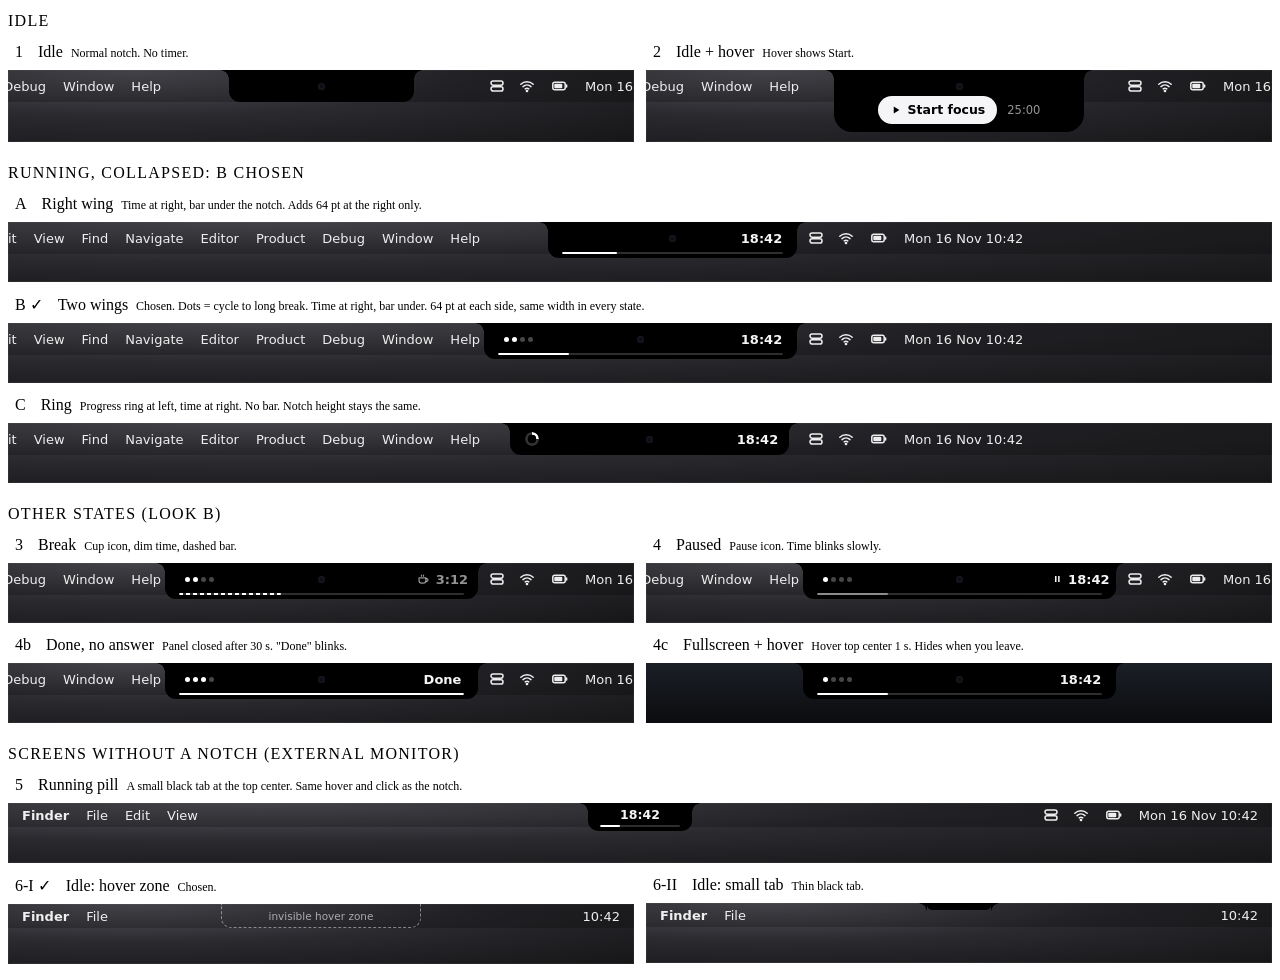
<file: docs/mocks/notch-collapsed.html>
<!doctype html><html lang="en"><head><meta charset="utf-8"><meta name="viewport" content="width=device-width,initial-scale=1"><title>Melete notch collapsed</title><style>*{box-sizing:border-box}
.page{display:flex;flex-direction:column;gap:22px;padding:4px 0 8px}
.sec{display:flex;flex-direction:column;gap:10px}
.sec>h2{margin:0;font:600 11px/1 var(--font-sans);letter-spacing:.08em;text-transform:uppercase;color:var(--muted-foreground)}
.item{display:flex;flex-direction:column;gap:6px}
.cap{display:flex;align-items:baseline;gap:8px;flex-wrap:wrap;font:600 13px/1.3 var(--font-sans);color:var(--foreground)}
.cap .chip{font:600 11px/1 var(--font-mono);padding:3px 7px;border:1px solid var(--border);border-radius:999px;color:var(--foreground)}
.cap .sub{font-weight:400;font-size:12px;color:var(--muted-foreground)}
.row2{display:grid;grid-template-columns:1fr 1fr;gap:12px}
@media (max-width:560px){.row2{grid-template-columns:1fr}}

/* scene = cropped desktop, fixed mac colors (device pixels, not theme) */
.scene{position:relative;height:var(--h,72px);border-radius:var(--radius);overflow:hidden;
  background:radial-gradient(120% 140% at 20% 0%,#55555c 0%,#2a2a2f 45%,#151517 100%);
  font-family:-apple-system,BlinkMacSystemFont,"SF Pro Text","Helvetica Neue",system-ui,sans-serif;color:#f5f5f7;
  box-shadow:inset 0 0 0 1px rgba(255,255,255,.06)}
.scene.full{background:#050505}
.menubar{position:absolute;inset:0 0 auto 0;height:32px;background:rgba(0,0,0,.22);font-size:13px;color:rgba(255,255,255,.92)}
.mb-left{position:absolute;top:0;height:32px;right:calc(50% + 160px);display:flex;align-items:center;gap:17px;white-space:nowrap}
.mb-left b{font-weight:700}
.mb-right{position:absolute;top:0;height:32px;left:calc(50% + 168px);display:flex;align-items:center;gap:14px;white-space:nowrap}
.mb-right svg{width:16px;height:16px;fill:none;stroke:currentColor;stroke-width:1.5;stroke-linecap:round;stroke-linejoin:round}
/* non-notch menu bar */
.menubar.flat{height:24px;font-size:13px}
.menubar.flat .mb-left{height:24px;right:auto;left:14px}
.menubar.flat .mb-right{height:24px;left:auto;right:14px}

/* island = notch + what grows out of it */
.island{position:absolute;top:0;z-index:2;background:#000;color:#f5f5f7;
  left:calc(50% - 92.5px - var(--lw,0px));width:calc(185px + var(--lw,0px) + var(--rw,0px));
  height:var(--ih,32px);border-radius:0 0 var(--r,11px) var(--r,11px)}
.island.sym{left:calc(50% - var(--w)/2);width:var(--w)}
.island::before,.island::after{content:"";position:absolute;top:0;width:9px;height:9px}
.island::before{left:-9px;background:radial-gradient(circle at 0 100%,transparent 8.5px,#000 9px)}
.island::after{right:-9px;background:radial-gradient(circle at 100% 100%,transparent 8.5px,#000 9px)}
.cam{position:absolute;top:13px;left:50%;width:7px;height:7px;margin-left:-3.5px;border-radius:50%;background:#0d0d14;box-shadow:inset 0 0 0 1.5px #16161f}
.wl,.wr{position:absolute;top:0;height:32px;display:flex;align-items:center;gap:6px;font-size:13px;font-weight:600;font-variant-numeric:tabular-nums;white-space:nowrap}
.wl{left:0;width:var(--lw);justify-content:center;padding-left:6px}
.wr{right:0;width:var(--rw);justify-content:center;padding-right:6px}
.island.sym .wl{width:var(--side)}.island.sym .wr{width:var(--side)}
.bar{position:absolute;left:14px;right:14px;bottom:4px;height:2px;border-radius:2px;background:rgba(255,255,255,.18);overflow:hidden}
.bar>i{display:block;height:100%;width:var(--p);background:#fff;border-radius:2px}
.bar.dash>i{background:repeating-linear-gradient(90deg,#fff 0 4px,transparent 4px 7px)}
.bar.dim>i{background:rgba(255,255,255,.45)}
.ring{width:14px;height:14px;border-radius:50%;background:conic-gradient(#fff var(--p),rgba(255,255,255,.2) 0);-webkit-mask:radial-gradient(circle,transparent 4.2px,#000 4.6px);mask:radial-gradient(circle,transparent 4.2px,#000 4.6px)}
.dots{display:inline-flex;gap:3px}.dots i{width:5px;height:5px;border-radius:50%;background:rgba(255,255,255,.28)}.dots i.on{background:#fff}
.g{width:12px;height:12px;fill:currentColor}
.ink2{color:rgba(245,245,247,.6)}.ink3{color:rgba(245,245,247,.35)}
.blink{animation:blink 1.6s steps(2,start) infinite}@keyframes blink{50%{opacity:.25}}
@media (prefers-reduced-motion:reduce){.blink{animation:none;opacity:.5}}

/* expanded content */
.xc{position:absolute;left:18px;right:18px;top:var(--top,40px);bottom:14px;display:flex;flex-direction:column;gap:10px}
.btn{display:inline-flex;align-items:center;justify-content:center;gap:6px;height:28px;padding:0 12px;border-radius:999px;font-size:12.5px;font-weight:600;background:rgba(255,255,255,.12);color:#f5f5f7;white-space:nowrap}
.btn.pri{background:#f5f5f7;color:#000}
.btn.ic{width:30px;height:30px;padding:0}
.btn svg{width:12px;height:12px;fill:currentColor}
.btn svg.s{fill:none;stroke:currentColor;stroke-width:1.6;stroke-linecap:round;stroke-linejoin:round}
.big{font-size:30px;font-weight:600;font-variant-numeric:tabular-nums;letter-spacing:-.02em;line-height:1}
.huge{font-size:46px;font-weight:300;font-variant-numeric:tabular-nums;letter-spacing:-.03em;line-height:1}
.small{font-size:11.5px}
.seg{display:inline-flex;padding:2px;border-radius:999px;background:rgba(255,255,255,.08);font-size:11.5px;font-weight:600}
.seg span{padding:4px 10px;border-radius:999px;color:rgba(245,245,247,.6)}.seg span.on{background:rgba(255,255,255,.18);color:#fff}
.field{height:30px;border-radius:9px;background:rgba(255,255,255,.07);box-shadow:inset 0 0 0 1px rgba(255,255,255,.08);display:flex;align-items:center;padding:0 10px;font-size:12.5px;color:rgba(245,245,247,.38)}
.task{display:flex;align-items:center;gap:9px;height:30px;padding:0 9px;border-radius:8px;font-size:12.5px}
.task.on{background:rgba(255,255,255,.09)}
.task .rad{width:13px;height:13px;border-radius:50%;box-shadow:inset 0 0 0 1.5px rgba(255,255,255,.5)}
.task.on .rad{box-shadow:inset 0 0 0 4px #fff}
.task .n{flex:1}.task .c{font-variant-numeric:tabular-nums;color:rgba(245,245,247,.55);font-size:11.5px}
.task.done .n{text-decoration:line-through;color:rgba(245,245,247,.4)}
.hr{height:1px;background:rgba(255,255,255,.09)}
.ico{width:16px;height:16px;fill:none;stroke:#f5f5f7;stroke-width:1.6;stroke-linecap:round;stroke-linejoin:round;opacity:.8}
.zone{position:absolute;top:0;left:50%;transform:translateX(-50%);width:200px;height:24px;border:1px dashed rgba(255,255,255,.45);border-top:none;border-radius:0 0 10px 10px;display:flex;align-items:center;justify-content:center;font-size:10.5px;color:rgba(255,255,255,.6)}
.note{position:absolute;font-size:11px;color:rgba(255,255,255,.55);white-space:nowrap}
.video{position:absolute;inset:32px 0 0 0;background:linear-gradient(180deg,#1b1f26,#0b0c0f);display:flex;align-items:flex-end;padding:14px;font-size:11px;color:rgba(255,255,255,.4)}

/* app windows */
.win{border-radius:12px;overflow:hidden;background:#1e1e20;color:#f5f5f7;box-shadow:0 0 0 1px rgba(255,255,255,.1),0 12px 30px rgba(0,0,0,.35);
  font-family:-apple-system,BlinkMacSystemFont,"SF Pro Text","Helvetica Neue",system-ui,sans-serif;font-size:13px}
.tb{height:44px;display:flex;align-items:center;gap:12px;padding:0 14px;background:#28282b;border-bottom:1px solid rgba(255,255,255,.07)}
.tl{display:flex;gap:8px}.tl i{width:12px;height:12px;border-radius:50%;background:#48484c}
.tb .t{font-weight:600;font-size:13px}.tb .sp{flex:1}
.wb{padding:18px}
.tiles{display:grid;grid-template-columns:repeat(4,1fr);gap:10px}
@media (max-width:560px){.tiles{grid-template-columns:repeat(2,1fr)}}
.tile{background:rgba(255,255,255,.05);border-radius:10px;padding:12px}
.tile .k{font-size:11px;color:rgba(245,245,247,.55)}.tile .v{font-size:22px;font-weight:600;margin-top:4px;font-variant-numeric:tabular-nums}
.tile .v small{font-size:12px;font-weight:500;color:rgba(245,245,247,.55)}
.chart{display:flex;align-items:flex-end;gap:12px;height:130px;padding:0 4px;border-bottom:1px solid rgba(255,255,255,.12)}
.chart div{flex:1;display:flex;flex-direction:column;align-items:center;justify-content:flex-end;gap:5px;height:100%}
.chart b{display:block;width:100%;max-width:38px;border-radius:4px 4px 0 0;background:rgba(255,255,255,.35)}
.chart div.today b{background:#f5f5f7}
.chart span{font-size:10.5px;color:rgba(245,245,247,.6);font-variant-numeric:tabular-nums}
.xl{display:flex;gap:12px;padding:5px 4px 0}.xl span{flex:1;text-align:center;font-size:10.5px;color:rgba(245,245,247,.5)}
.h3{font-size:12px;font-weight:600;color:rgba(245,245,247,.7);margin:18px 0 8px}
.bt{display:grid;grid-template-columns:130px 1fr 96px;gap:10px;align-items:center;font-size:12px;padding:4px 0}
.bt .tr{height:6px;border-radius:3px;background:rgba(255,255,255,.08)}.bt .tr i{display:block;height:100%;border-radius:3px;background:#f5f5f7}
.bt .r{text-align:right;white-space:nowrap;color:rgba(245,245,247,.6);font-variant-numeric:tabular-nums}
.tbl{width:100%;border-collapse:collapse;font-size:12px}
.tbl td{padding:6px 4px;border-top:1px solid rgba(255,255,255,.07)}
.tbl td:first-child{color:rgba(245,245,247,.55);font-variant-numeric:tabular-nums;width:70px}
.tbl td.r{text-align:right;color:rgba(245,245,247,.6);font-variant-numeric:tabular-nums}
.pill{display:inline-flex;align-items:center;height:24px;padding:0 10px;border-radius:7px;background:rgba(255,255,255,.1);font-size:12px;font-weight:500}
.form{display:grid;grid-template-columns:150px 1fr;gap:0;font-size:13px}
.fs{grid-column:1/-1;font-size:11px;font-weight:600;letter-spacing:.06em;text-transform:uppercase;color:rgba(245,245,247,.5);padding:16px 0 6px}
.fs:first-child{padding-top:0}
.fl,.fv{padding:7px 0;border-top:1px solid rgba(255,255,255,.07);display:flex;align-items:center;gap:8px}
.fl{color:rgba(245,245,247,.75)}
.step{display:inline-flex;align-items:center;border-radius:7px;background:rgba(255,255,255,.1);height:24px}
.step span{padding:0 10px;font-variant-numeric:tabular-nums}.step i{font-style:normal;width:22px;text-align:center;color:rgba(245,245,247,.6);border-left:1px solid rgba(255,255,255,.1)}
.sw{width:32px;height:19px;border-radius:999px;background:#f5f5f7;position:relative}.sw::after{content:"";position:absolute;top:2px;right:2px;width:15px;height:15px;border-radius:50%;background:#000}
.sw.off{background:rgba(255,255,255,.18)}.sw.off::after{right:auto;left:2px;background:#f5f5f7}
.sl{width:140px;height:4px;border-radius:2px;background:rgba(255,255,255,.15);position:relative}.sl i{position:absolute;left:0;top:0;bottom:0;width:60%;background:#f5f5f7;border-radius:2px}.sl b{position:absolute;left:60%;top:50%;width:14px;height:14px;margin:-7px;border-radius:50%;background:#f5f5f7}
.q{display:inline-block;font:600 10px/1 var(--font-mono, monospace);padding:3px 6px;border-radius:5px;background:#f5f5f7;color:#000}
.wf{display:flex;align-items:center;gap:10px;padding:12px 18px;border-top:1px solid rgba(255,255,255,.07);background:#232326;font-size:11.5px;color:rgba(245,245,247,.5)}
</style></head><body><div class="page"><section class="sec"><h2>Idle</h2>
 <div class="row2">
  <div class="item"><div class="cap"><span class="chip">1</span>Idle<span class="sub">Normal notch. No timer.</span></div>
   <div class="scene" style="--h:72px"><div class="menubar"><div class="mb-left"><b>Xcode</b><span>File</span><span>Edit</span><span>View</span><span>Find</span><span>Navigate</span><span>Editor</span><span>Product</span><span>Debug</span><span>Window</span><span>Help</span></div><div class="mb-right"><svg xmlns="http://www.w3.org/2000/svg" viewBox="0 0 16 16"><rect x="2" y="3" width="12" height="4.2" rx="2.1"/><rect x="2" y="8.8" width="12" height="4.2" rx="2.1"/></svg><svg xmlns="http://www.w3.org/2000/svg" viewBox="0 0 16 16"><path d="M1.8 6.3a9 9 0 0 1 12.4 0M4 8.6a6 6 0 0 1 8 0M6.2 10.9a3 3 0 0 1 3.6 0"/><circle cx="8" cy="13" r=".6" fill="currentColor"/></svg><svg xmlns="http://www.w3.org/2000/svg" viewBox="0 0 16 16" style="width:22px"><rect x=".8" y="4.3" width="12.4" height="7.4" rx="2"/><rect x="2.3" y="5.8" width="8" height="4.4" rx="1" fill="currentColor" stroke="none"/><path d="M14.6 7v2"/></svg><span>Mon 16 Nov 10:42</span></div></div><div class="island"><div class="cam"></div></div></div></div>
  <div class="item"><div class="cap"><span class="chip">2</span>Idle + hover<span class="sub">Hover shows Start.</span></div>
   <div class="scene" style="--h:72px"><div class="menubar"><div class="mb-left"><b>Xcode</b><span>File</span><span>Edit</span><span>View</span><span>Find</span><span>Navigate</span><span>Editor</span><span>Product</span><span>Debug</span><span>Window</span><span>Help</span></div><div class="mb-right"><svg xmlns="http://www.w3.org/2000/svg" viewBox="0 0 16 16"><rect x="2" y="3" width="12" height="4.2" rx="2.1"/><rect x="2" y="8.8" width="12" height="4.2" rx="2.1"/></svg><svg xmlns="http://www.w3.org/2000/svg" viewBox="0 0 16 16"><path d="M1.8 6.3a9 9 0 0 1 12.4 0M4 8.6a6 6 0 0 1 8 0M6.2 10.9a3 3 0 0 1 3.6 0"/><circle cx="8" cy="13" r=".6" fill="currentColor"/></svg><svg xmlns="http://www.w3.org/2000/svg" viewBox="0 0 16 16" style="width:22px"><rect x=".8" y="4.3" width="12.4" height="7.4" rx="2"/><rect x="2.3" y="5.8" width="8" height="4.4" rx="1" fill="currentColor" stroke="none"/><path d="M14.6 7v2"/></svg><span>Mon 16 Nov 10:42</span></div></div><div class="island sym" style="--w:250px;--ih:62px;--r:18px"><div class="cam"></div>
    <div class="xc" style="--top:31px;flex-direction:row;align-items:center;justify-content:center;gap:10px"><span class="btn pri"><svg class="g" xmlns="http://www.w3.org/2000/svg" viewBox="0 0 16 16"><path d="M5 3.2v9.6l7.5-4.8z"/></svg>Start focus</span><span class="small ink2">25:00</span></div></div></div></div>
 </div>
</section>

<section class="sec"><h2>Running, collapsed: B chosen</h2>
 <div class="item"><div class="cap"><span class="chip">A</span>Right wing<span class="sub">Time at right, bar under the notch. Adds 64 pt at the right only.</span></div>
  <div class="scene" style="--h:60px"><div class="menubar"><div class="mb-left"><b>Xcode</b><span>File</span><span>Edit</span><span>View</span><span>Find</span><span>Navigate</span><span>Editor</span><span>Product</span><span>Debug</span><span>Window</span><span>Help</span></div><div class="mb-right"><svg xmlns="http://www.w3.org/2000/svg" viewBox="0 0 16 16"><rect x="2" y="3" width="12" height="4.2" rx="2.1"/><rect x="2" y="8.8" width="12" height="4.2" rx="2.1"/></svg><svg xmlns="http://www.w3.org/2000/svg" viewBox="0 0 16 16"><path d="M1.8 6.3a9 9 0 0 1 12.4 0M4 8.6a6 6 0 0 1 8 0M6.2 10.9a3 3 0 0 1 3.6 0"/><circle cx="8" cy="13" r=".6" fill="currentColor"/></svg><svg xmlns="http://www.w3.org/2000/svg" viewBox="0 0 16 16" style="width:22px"><rect x=".8" y="4.3" width="12.4" height="7.4" rx="2"/><rect x="2.3" y="5.8" width="8" height="4.4" rx="1" fill="currentColor" stroke="none"/><path d="M14.6 7v2"/></svg><span>Mon 16 Nov 10:42</span></div></div><div class="island" style="--rw:64px;--ih:36px"><div class="cam"></div><div class="wr">18:42</div><div class="bar"><i style="--p:25%"></i></div></div></div></div>
 <div class="item"><div class="cap"><span class="chip">B ✓</span>Two wings<span class="sub">Chosen. Dots = cycle to long break. Time at right, bar under. 64 pt at each side, same width in every state.</span></div>
  <div class="scene" style="--h:60px"><div class="menubar"><div class="mb-left"><b>Xcode</b><span>File</span><span>Edit</span><span>View</span><span>Find</span><span>Navigate</span><span>Editor</span><span>Product</span><span>Debug</span><span>Window</span><span>Help</span></div><div class="mb-right"><svg xmlns="http://www.w3.org/2000/svg" viewBox="0 0 16 16"><rect x="2" y="3" width="12" height="4.2" rx="2.1"/><rect x="2" y="8.8" width="12" height="4.2" rx="2.1"/></svg><svg xmlns="http://www.w3.org/2000/svg" viewBox="0 0 16 16"><path d="M1.8 6.3a9 9 0 0 1 12.4 0M4 8.6a6 6 0 0 1 8 0M6.2 10.9a3 3 0 0 1 3.6 0"/><circle cx="8" cy="13" r=".6" fill="currentColor"/></svg><svg xmlns="http://www.w3.org/2000/svg" viewBox="0 0 16 16" style="width:22px"><rect x=".8" y="4.3" width="12.4" height="7.4" rx="2"/><rect x="2.3" y="5.8" width="8" height="4.4" rx="1" fill="currentColor" stroke="none"/><path d="M14.6 7v2"/></svg><span>Mon 16 Nov 10:42</span></div></div><div class="island" style="--lw:64px;--rw:64px;--ih:36px"><div class="cam"></div><div class="wl"><span class="dots"><i class="on"></i><i class="on"></i><i></i><i></i></span></div><div class="wr">18:42</div><div class="bar"><i style="--p:25%"></i></div></div></div></div>
 <div class="item"><div class="cap"><span class="chip">C</span>Ring<span class="sub">Progress ring at left, time at right. No bar. Notch height stays the same.</span></div>
  <div class="scene" style="--h:60px"><div class="menubar"><div class="mb-left"><b>Xcode</b><span>File</span><span>Edit</span><span>View</span><span>Find</span><span>Navigate</span><span>Editor</span><span>Product</span><span>Debug</span><span>Window</span><span>Help</span></div><div class="mb-right"><svg xmlns="http://www.w3.org/2000/svg" viewBox="0 0 16 16"><rect x="2" y="3" width="12" height="4.2" rx="2.1"/><rect x="2" y="8.8" width="12" height="4.2" rx="2.1"/></svg><svg xmlns="http://www.w3.org/2000/svg" viewBox="0 0 16 16"><path d="M1.8 6.3a9 9 0 0 1 12.4 0M4 8.6a6 6 0 0 1 8 0M6.2 10.9a3 3 0 0 1 3.6 0"/><circle cx="8" cy="13" r=".6" fill="currentColor"/></svg><svg xmlns="http://www.w3.org/2000/svg" viewBox="0 0 16 16" style="width:22px"><rect x=".8" y="4.3" width="12.4" height="7.4" rx="2"/><rect x="2.3" y="5.8" width="8" height="4.4" rx="1" fill="currentColor" stroke="none"/><path d="M14.6 7v2"/></svg><span>Mon 16 Nov 10:42</span></div></div><div class="island" style="--lw:38px;--rw:56px"><div class="cam"></div><div class="wl"><span class="ring" style="--p:25%"></span></div><div class="wr">18:42</div></div></div></div>
</section>

<section class="sec"><h2>Other states (look B)</h2>
 <div class="row2">
  <div class="item"><div class="cap"><span class="chip">3</span>Break<span class="sub">Cup icon, dim time, dashed bar.</span></div>
   <div class="scene" style="--h:60px"><div class="menubar"><div class="mb-left"><b>Xcode</b><span>File</span><span>Edit</span><span>View</span><span>Find</span><span>Navigate</span><span>Editor</span><span>Product</span><span>Debug</span><span>Window</span><span>Help</span></div><div class="mb-right"><svg xmlns="http://www.w3.org/2000/svg" viewBox="0 0 16 16"><rect x="2" y="3" width="12" height="4.2" rx="2.1"/><rect x="2" y="8.8" width="12" height="4.2" rx="2.1"/></svg><svg xmlns="http://www.w3.org/2000/svg" viewBox="0 0 16 16"><path d="M1.8 6.3a9 9 0 0 1 12.4 0M4 8.6a6 6 0 0 1 8 0M6.2 10.9a3 3 0 0 1 3.6 0"/><circle cx="8" cy="13" r=".6" fill="currentColor"/></svg><svg xmlns="http://www.w3.org/2000/svg" viewBox="0 0 16 16" style="width:22px"><rect x=".8" y="4.3" width="12.4" height="7.4" rx="2"/><rect x="2.3" y="5.8" width="8" height="4.4" rx="1" fill="currentColor" stroke="none"/><path d="M14.6 7v2"/></svg><span>Mon 16 Nov 10:42</span></div></div><div class="island" style="--lw:64px;--rw:64px;--ih:36px"><div class="cam"></div><div class="wl"><span class="dots"><i class="on"></i><i class="on"></i><i></i><i></i></span></div><div class="wr ink2"><svg class="g" xmlns="http://www.w3.org/2000/svg" viewBox="0 0 16 16" style="fill:none;stroke:currentColor;stroke-width:1.5;stroke-linecap:round;stroke-linejoin:round;width:13px;height:13px"><path d="M2.5 6h8.5v3.3a3.2 3.2 0 0 1-3.2 3.2H5.7a3.2 3.2 0 0 1-3.2-3.2z"/><path d="M11 7h.9a1.6 1.6 0 0 1 0 3.2H11"/><path d="M5.5 2.5v1.5M8 2.5v1.5"/></svg>3:12</div><div class="bar dash"><i style="--p:36%"></i></div></div></div></div>
  <div class="item"><div class="cap"><span class="chip">4</span>Paused<span class="sub">Pause icon. Time blinks slowly.</span></div>
   <div class="scene" style="--h:60px"><div class="menubar"><div class="mb-left"><b>Xcode</b><span>File</span><span>Edit</span><span>View</span><span>Find</span><span>Navigate</span><span>Editor</span><span>Product</span><span>Debug</span><span>Window</span><span>Help</span></div><div class="mb-right"><svg xmlns="http://www.w3.org/2000/svg" viewBox="0 0 16 16"><rect x="2" y="3" width="12" height="4.2" rx="2.1"/><rect x="2" y="8.8" width="12" height="4.2" rx="2.1"/></svg><svg xmlns="http://www.w3.org/2000/svg" viewBox="0 0 16 16"><path d="M1.8 6.3a9 9 0 0 1 12.4 0M4 8.6a6 6 0 0 1 8 0M6.2 10.9a3 3 0 0 1 3.6 0"/><circle cx="8" cy="13" r=".6" fill="currentColor"/></svg><svg xmlns="http://www.w3.org/2000/svg" viewBox="0 0 16 16" style="width:22px"><rect x=".8" y="4.3" width="12.4" height="7.4" rx="2"/><rect x="2.3" y="5.8" width="8" height="4.4" rx="1" fill="currentColor" stroke="none"/><path d="M14.6 7v2"/></svg><span>Mon 16 Nov 10:42</span></div></div><div class="island" style="--lw:64px;--rw:64px;--ih:36px"><div class="cam"></div><div class="wl"><span class="dots"><i class="on"></i><i></i><i></i><i></i></span></div><div class="wr"><svg class="g" xmlns="http://www.w3.org/2000/svg" viewBox="0 0 16 16"><path d="M4.5 3.5h2.3v9H4.5zM9.2 3.5h2.3v9H9.2z"/></svg><span class="blink">18:42</span></div><div class="bar dim"><i style="--p:25%"></i></div></div></div></div>
 </div>
 <div class="row2">
  <div class="item"><div class="cap"><span class="chip">4b</span>Done, no answer<span class="sub">Panel closed after 30 s. "Done" blinks.</span></div>
   <div class="scene" style="--h:60px"><div class="menubar"><div class="mb-left"><b>Xcode</b><span>File</span><span>Edit</span><span>View</span><span>Find</span><span>Navigate</span><span>Editor</span><span>Product</span><span>Debug</span><span>Window</span><span>Help</span></div><div class="mb-right"><svg xmlns="http://www.w3.org/2000/svg" viewBox="0 0 16 16"><rect x="2" y="3" width="12" height="4.2" rx="2.1"/><rect x="2" y="8.8" width="12" height="4.2" rx="2.1"/></svg><svg xmlns="http://www.w3.org/2000/svg" viewBox="0 0 16 16"><path d="M1.8 6.3a9 9 0 0 1 12.4 0M4 8.6a6 6 0 0 1 8 0M6.2 10.9a3 3 0 0 1 3.6 0"/><circle cx="8" cy="13" r=".6" fill="currentColor"/></svg><svg xmlns="http://www.w3.org/2000/svg" viewBox="0 0 16 16" style="width:22px"><rect x=".8" y="4.3" width="12.4" height="7.4" rx="2"/><rect x="2.3" y="5.8" width="8" height="4.4" rx="1" fill="currentColor" stroke="none"/><path d="M14.6 7v2"/></svg><span>Mon 16 Nov 10:42</span></div></div><div class="island" style="--lw:64px;--rw:64px;--ih:36px"><div class="cam"></div><div class="wl"><span class="dots"><i class="on"></i><i class="on"></i><i class="on"></i><i></i></span></div><div class="wr"><span class="blink">Done</span></div><div class="bar"><i style="--p:100%"></i></div></div></div></div>
  <div class="item"><div class="cap"><span class="chip">4c</span>Fullscreen + hover<span class="sub">Hover top center 1 s. Hides when you leave.</span></div>
   <div class="scene full" style="--h:60px"><div class="video" style="inset:0"></div><div class="island" style="--lw:64px;--rw:64px;--ih:36px"><div class="cam"></div><div class="wl"><span class="dots"><i class="on"></i><i></i><i></i><i></i></span></div><div class="wr">18:42</div><div class="bar"><i style="--p:25%"></i></div></div></div></div>
 </div>
</section>

<section class="sec"><h2>Screens without a notch (external monitor)</h2>
 <div class="item"><div class="cap"><span class="chip">5</span>Running pill<span class="sub">A small black tab at the top center. Same hover and click as the notch.</span></div>
  <div class="scene" style="--h:60px"><div class="menubar flat"><div class="mb-left"><b>Finder</b><span>File</span><span>Edit</span><span>View</span></div><div class="mb-right"><svg xmlns="http://www.w3.org/2000/svg" viewBox="0 0 16 16"><rect x="2" y="3" width="12" height="4.2" rx="2.1"/><rect x="2" y="8.8" width="12" height="4.2" rx="2.1"/></svg><svg xmlns="http://www.w3.org/2000/svg" viewBox="0 0 16 16"><path d="M1.8 6.3a9 9 0 0 1 12.4 0M4 8.6a6 6 0 0 1 8 0M6.2 10.9a3 3 0 0 1 3.6 0"/><circle cx="8" cy="13" r=".6" fill="currentColor"/></svg><svg xmlns="http://www.w3.org/2000/svg" viewBox="0 0 16 16" style="width:22px"><rect x=".8" y="4.3" width="12.4" height="7.4" rx="2"/><rect x="2.3" y="5.8" width="8" height="4.4" rx="1" fill="currentColor" stroke="none"/><path d="M14.6 7v2"/></svg><span>Mon 16 Nov 10:42</span></div></div><div class="island sym" style="--w:104px;--ih:28px;--r:10px"><div style="position:absolute;inset:0 0 6px 0;display:flex;align-items:center;justify-content:center;gap:6px;font-size:12.5px;font-weight:600;font-variant-numeric:tabular-nums">18:42</div><div class="bar" style="left:12px;right:12px;bottom:4px"><i style="--p:25%"></i></div></div></div></div>
 <div class="row2">
  <div class="item"><div class="cap"><span class="chip">6-I ✓</span>Idle: hover zone<span class="sub">Chosen.</span></div>
   <div class="scene" style="--h:60px"><div class="menubar flat"><div class="mb-left"><b>Finder</b><span>File</span></div><div class="mb-right"><span>10:42</span></div></div><div class="zone">invisible hover zone</div></div></div>
  <div class="item"><div class="cap"><span class="chip">6-II</span>Idle: small tab<span class="sub">Thin black tab.</span></div>
   <div class="scene" style="--h:60px"><div class="menubar flat"><div class="mb-left"><b>Finder</b><span>File</span></div><div class="mb-right"><span>10:42</span></div></div><div class="island sym" style="--w:64px;--ih:7px;--r:5px"></div></div></div>
 </div>
</section>
</div></body></html>
</file>
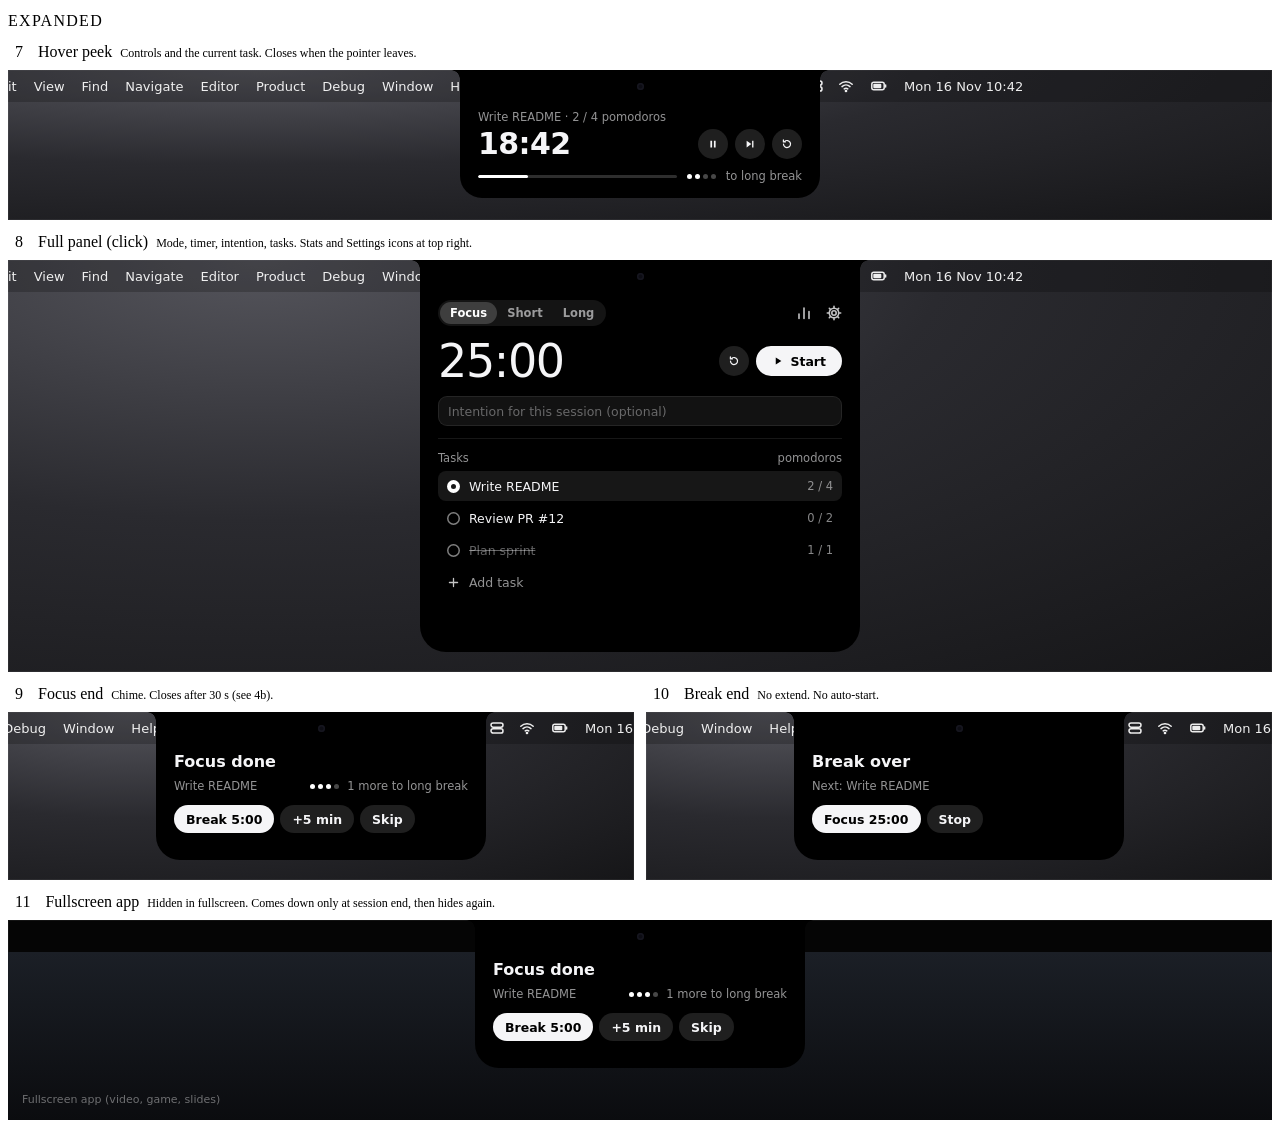
<file: docs/mocks/notch-expanded.html>
<!doctype html><html lang="en"><head><meta charset="utf-8"><meta name="viewport" content="width=device-width,initial-scale=1"><title>Melete notch expanded</title><style>*{box-sizing:border-box}
.page{display:flex;flex-direction:column;gap:22px;padding:4px 0 8px}
.sec{display:flex;flex-direction:column;gap:10px}
.sec>h2{margin:0;font:600 11px/1 var(--font-sans);letter-spacing:.08em;text-transform:uppercase;color:var(--muted-foreground)}
.item{display:flex;flex-direction:column;gap:6px}
.cap{display:flex;align-items:baseline;gap:8px;flex-wrap:wrap;font:600 13px/1.3 var(--font-sans);color:var(--foreground)}
.cap .chip{font:600 11px/1 var(--font-mono);padding:3px 7px;border:1px solid var(--border);border-radius:999px;color:var(--foreground)}
.cap .sub{font-weight:400;font-size:12px;color:var(--muted-foreground)}
.row2{display:grid;grid-template-columns:1fr 1fr;gap:12px}
@media (max-width:560px){.row2{grid-template-columns:1fr}}

/* scene = cropped desktop, fixed mac colors (device pixels, not theme) */
.scene{position:relative;height:var(--h,72px);border-radius:var(--radius);overflow:hidden;
  background:radial-gradient(120% 140% at 20% 0%,#55555c 0%,#2a2a2f 45%,#151517 100%);
  font-family:-apple-system,BlinkMacSystemFont,"SF Pro Text","Helvetica Neue",system-ui,sans-serif;color:#f5f5f7;
  box-shadow:inset 0 0 0 1px rgba(255,255,255,.06)}
.scene.full{background:#050505}
.menubar{position:absolute;inset:0 0 auto 0;height:32px;background:rgba(0,0,0,.22);font-size:13px;color:rgba(255,255,255,.92)}
.mb-left{position:absolute;top:0;height:32px;right:calc(50% + 160px);display:flex;align-items:center;gap:17px;white-space:nowrap}
.mb-left b{font-weight:700}
.mb-right{position:absolute;top:0;height:32px;left:calc(50% + 168px);display:flex;align-items:center;gap:14px;white-space:nowrap}
.mb-right svg{width:16px;height:16px;fill:none;stroke:currentColor;stroke-width:1.5;stroke-linecap:round;stroke-linejoin:round}
/* non-notch menu bar */
.menubar.flat{height:24px;font-size:13px}
.menubar.flat .mb-left{height:24px;right:auto;left:14px}
.menubar.flat .mb-right{height:24px;left:auto;right:14px}

/* island = notch + what grows out of it */
.island{position:absolute;top:0;z-index:2;background:#000;color:#f5f5f7;
  left:calc(50% - 92.5px - var(--lw,0px));width:calc(185px + var(--lw,0px) + var(--rw,0px));
  height:var(--ih,32px);border-radius:0 0 var(--r,11px) var(--r,11px)}
.island.sym{left:calc(50% - var(--w)/2);width:var(--w)}
.island::before,.island::after{content:"";position:absolute;top:0;width:9px;height:9px}
.island::before{left:-9px;background:radial-gradient(circle at 0 100%,transparent 8.5px,#000 9px)}
.island::after{right:-9px;background:radial-gradient(circle at 100% 100%,transparent 8.5px,#000 9px)}
.cam{position:absolute;top:13px;left:50%;width:7px;height:7px;margin-left:-3.5px;border-radius:50%;background:#0d0d14;box-shadow:inset 0 0 0 1.5px #16161f}
.wl,.wr{position:absolute;top:0;height:32px;display:flex;align-items:center;gap:6px;font-size:13px;font-weight:600;font-variant-numeric:tabular-nums;white-space:nowrap}
.wl{left:0;width:var(--lw);justify-content:center;padding-left:6px}
.wr{right:0;width:var(--rw);justify-content:center;padding-right:6px}
.island.sym .wl{width:var(--side)}.island.sym .wr{width:var(--side)}
.bar{position:absolute;left:14px;right:14px;bottom:4px;height:2px;border-radius:2px;background:rgba(255,255,255,.18);overflow:hidden}
.bar>i{display:block;height:100%;width:var(--p);background:#fff;border-radius:2px}
.bar.dash>i{background:repeating-linear-gradient(90deg,#fff 0 4px,transparent 4px 7px)}
.bar.dim>i{background:rgba(255,255,255,.45)}
.ring{width:14px;height:14px;border-radius:50%;background:conic-gradient(#fff var(--p),rgba(255,255,255,.2) 0);-webkit-mask:radial-gradient(circle,transparent 4.2px,#000 4.6px);mask:radial-gradient(circle,transparent 4.2px,#000 4.6px)}
.dots{display:inline-flex;gap:3px}.dots i{width:5px;height:5px;border-radius:50%;background:rgba(255,255,255,.28)}.dots i.on{background:#fff}
.g{width:12px;height:12px;fill:currentColor}
.ink2{color:rgba(245,245,247,.6)}.ink3{color:rgba(245,245,247,.35)}
.blink{animation:blink 1.6s steps(2,start) infinite}@keyframes blink{50%{opacity:.25}}
@media (prefers-reduced-motion:reduce){.blink{animation:none;opacity:.5}}

/* expanded content */
.xc{position:absolute;left:18px;right:18px;top:var(--top,40px);bottom:14px;display:flex;flex-direction:column;gap:10px}
.btn{display:inline-flex;align-items:center;justify-content:center;gap:6px;height:28px;padding:0 12px;border-radius:999px;font-size:12.5px;font-weight:600;background:rgba(255,255,255,.12);color:#f5f5f7;white-space:nowrap}
.btn.pri{background:#f5f5f7;color:#000}
.btn.ic{width:30px;height:30px;padding:0}
.btn svg{width:12px;height:12px;fill:currentColor}
.btn svg.s{fill:none;stroke:currentColor;stroke-width:1.6;stroke-linecap:round;stroke-linejoin:round}
.big{font-size:30px;font-weight:600;font-variant-numeric:tabular-nums;letter-spacing:-.02em;line-height:1}
.huge{font-size:46px;font-weight:300;font-variant-numeric:tabular-nums;letter-spacing:-.03em;line-height:1}
.small{font-size:11.5px}
.seg{display:inline-flex;padding:2px;border-radius:999px;background:rgba(255,255,255,.08);font-size:11.5px;font-weight:600}
.seg span{padding:4px 10px;border-radius:999px;color:rgba(245,245,247,.6)}.seg span.on{background:rgba(255,255,255,.18);color:#fff}
.field{height:30px;border-radius:9px;background:rgba(255,255,255,.07);box-shadow:inset 0 0 0 1px rgba(255,255,255,.08);display:flex;align-items:center;padding:0 10px;font-size:12.5px;color:rgba(245,245,247,.38)}
.task{display:flex;align-items:center;gap:9px;height:30px;padding:0 9px;border-radius:8px;font-size:12.5px}
.task.on{background:rgba(255,255,255,.09)}
.task .rad{width:13px;height:13px;border-radius:50%;box-shadow:inset 0 0 0 1.5px rgba(255,255,255,.5)}
.task.on .rad{box-shadow:inset 0 0 0 4px #fff}
.task .n{flex:1}.task .c{font-variant-numeric:tabular-nums;color:rgba(245,245,247,.55);font-size:11.5px}
.task.done .n{text-decoration:line-through;color:rgba(245,245,247,.4)}
.hr{height:1px;background:rgba(255,255,255,.09)}
.ico{width:16px;height:16px;fill:none;stroke:#f5f5f7;stroke-width:1.6;stroke-linecap:round;stroke-linejoin:round;opacity:.8}
.zone{position:absolute;top:0;left:50%;transform:translateX(-50%);width:200px;height:24px;border:1px dashed rgba(255,255,255,.45);border-top:none;border-radius:0 0 10px 10px;display:flex;align-items:center;justify-content:center;font-size:10.5px;color:rgba(255,255,255,.6)}
.note{position:absolute;font-size:11px;color:rgba(255,255,255,.55);white-space:nowrap}
.video{position:absolute;inset:32px 0 0 0;background:linear-gradient(180deg,#1b1f26,#0b0c0f);display:flex;align-items:flex-end;padding:14px;font-size:11px;color:rgba(255,255,255,.4)}

/* app windows */
.win{border-radius:12px;overflow:hidden;background:#1e1e20;color:#f5f5f7;box-shadow:0 0 0 1px rgba(255,255,255,.1),0 12px 30px rgba(0,0,0,.35);
  font-family:-apple-system,BlinkMacSystemFont,"SF Pro Text","Helvetica Neue",system-ui,sans-serif;font-size:13px}
.tb{height:44px;display:flex;align-items:center;gap:12px;padding:0 14px;background:#28282b;border-bottom:1px solid rgba(255,255,255,.07)}
.tl{display:flex;gap:8px}.tl i{width:12px;height:12px;border-radius:50%;background:#48484c}
.tb .t{font-weight:600;font-size:13px}.tb .sp{flex:1}
.wb{padding:18px}
.tiles{display:grid;grid-template-columns:repeat(4,1fr);gap:10px}
@media (max-width:560px){.tiles{grid-template-columns:repeat(2,1fr)}}
.tile{background:rgba(255,255,255,.05);border-radius:10px;padding:12px}
.tile .k{font-size:11px;color:rgba(245,245,247,.55)}.tile .v{font-size:22px;font-weight:600;margin-top:4px;font-variant-numeric:tabular-nums}
.tile .v small{font-size:12px;font-weight:500;color:rgba(245,245,247,.55)}
.chart{display:flex;align-items:flex-end;gap:12px;height:130px;padding:0 4px;border-bottom:1px solid rgba(255,255,255,.12)}
.chart div{flex:1;display:flex;flex-direction:column;align-items:center;justify-content:flex-end;gap:5px;height:100%}
.chart b{display:block;width:100%;max-width:38px;border-radius:4px 4px 0 0;background:rgba(255,255,255,.35)}
.chart div.today b{background:#f5f5f7}
.chart span{font-size:10.5px;color:rgba(245,245,247,.6);font-variant-numeric:tabular-nums}
.xl{display:flex;gap:12px;padding:5px 4px 0}.xl span{flex:1;text-align:center;font-size:10.5px;color:rgba(245,245,247,.5)}
.h3{font-size:12px;font-weight:600;color:rgba(245,245,247,.7);margin:18px 0 8px}
.bt{display:grid;grid-template-columns:130px 1fr 96px;gap:10px;align-items:center;font-size:12px;padding:4px 0}
.bt .tr{height:6px;border-radius:3px;background:rgba(255,255,255,.08)}.bt .tr i{display:block;height:100%;border-radius:3px;background:#f5f5f7}
.bt .r{text-align:right;white-space:nowrap;color:rgba(245,245,247,.6);font-variant-numeric:tabular-nums}
.tbl{width:100%;border-collapse:collapse;font-size:12px}
.tbl td{padding:6px 4px;border-top:1px solid rgba(255,255,255,.07)}
.tbl td:first-child{color:rgba(245,245,247,.55);font-variant-numeric:tabular-nums;width:70px}
.tbl td.r{text-align:right;color:rgba(245,245,247,.6);font-variant-numeric:tabular-nums}
.pill{display:inline-flex;align-items:center;height:24px;padding:0 10px;border-radius:7px;background:rgba(255,255,255,.1);font-size:12px;font-weight:500}
.form{display:grid;grid-template-columns:150px 1fr;gap:0;font-size:13px}
.fs{grid-column:1/-1;font-size:11px;font-weight:600;letter-spacing:.06em;text-transform:uppercase;color:rgba(245,245,247,.5);padding:16px 0 6px}
.fs:first-child{padding-top:0}
.fl,.fv{padding:7px 0;border-top:1px solid rgba(255,255,255,.07);display:flex;align-items:center;gap:8px}
.fl{color:rgba(245,245,247,.75)}
.step{display:inline-flex;align-items:center;border-radius:7px;background:rgba(255,255,255,.1);height:24px}
.step span{padding:0 10px;font-variant-numeric:tabular-nums}.step i{font-style:normal;width:22px;text-align:center;color:rgba(245,245,247,.6);border-left:1px solid rgba(255,255,255,.1)}
.sw{width:32px;height:19px;border-radius:999px;background:#f5f5f7;position:relative}.sw::after{content:"";position:absolute;top:2px;right:2px;width:15px;height:15px;border-radius:50%;background:#000}
.sw.off{background:rgba(255,255,255,.18)}.sw.off::after{right:auto;left:2px;background:#f5f5f7}
.sl{width:140px;height:4px;border-radius:2px;background:rgba(255,255,255,.15);position:relative}.sl i{position:absolute;left:0;top:0;bottom:0;width:60%;background:#f5f5f7;border-radius:2px}.sl b{position:absolute;left:60%;top:50%;width:14px;height:14px;margin:-7px;border-radius:50%;background:#f5f5f7}
.q{display:inline-block;font:600 10px/1 var(--font-mono, monospace);padding:3px 6px;border-radius:5px;background:#f5f5f7;color:#000}
.wf{display:flex;align-items:center;gap:10px;padding:12px 18px;border-top:1px solid rgba(255,255,255,.07);background:#232326;font-size:11.5px;color:rgba(245,245,247,.5)}
</style></head><body><div class="page"><section class="sec"><h2>Expanded</h2>
 <div class="item"><div class="cap"><span class="chip">7</span>Hover peek<span class="sub">Controls and the current task. Closes when the pointer leaves.</span></div>
  <div class="scene" style="--h:150px"><div class="menubar"><div class="mb-left"><b>Xcode</b><span>File</span><span>Edit</span><span>View</span><span>Find</span><span>Navigate</span><span>Editor</span><span>Product</span><span>Debug</span><span>Window</span><span>Help</span></div><div class="mb-right"><svg xmlns="http://www.w3.org/2000/svg" viewBox="0 0 16 16"><rect x="2" y="3" width="12" height="4.2" rx="2.1"/><rect x="2" y="8.8" width="12" height="4.2" rx="2.1"/></svg><svg xmlns="http://www.w3.org/2000/svg" viewBox="0 0 16 16"><path d="M1.8 6.3a9 9 0 0 1 12.4 0M4 8.6a6 6 0 0 1 8 0M6.2 10.9a3 3 0 0 1 3.6 0"/><circle cx="8" cy="13" r=".6" fill="currentColor"/></svg><svg xmlns="http://www.w3.org/2000/svg" viewBox="0 0 16 16" style="width:22px"><rect x=".8" y="4.3" width="12.4" height="7.4" rx="2"/><rect x="2.3" y="5.8" width="8" height="4.4" rx="1" fill="currentColor" stroke="none"/><path d="M14.6 7v2"/></svg><span>Mon 16 Nov 10:42</span></div></div><div class="island sym" style="--w:360px;--ih:128px;--r:22px"><div class="cam"></div>
   <div class="xc">
    <div style="display:flex;align-items:flex-end;justify-content:space-between">
     <div style="display:flex;flex-direction:column;gap:5px"><span class="small ink2">Write README · 2 / 4 pomodoros</span><span class="big">18:42</span></div>
     <div style="display:flex;gap:7px"><span class="btn ic"><svg class="g" xmlns="http://www.w3.org/2000/svg" viewBox="0 0 16 16"><path d="M4.5 3.5h2.3v9H4.5zM9.2 3.5h2.3v9H9.2z"/></svg></span><span class="btn ic"><svg class="g" xmlns="http://www.w3.org/2000/svg" viewBox="0 0 16 16"><path d="M3.5 3.5v9l6.3-4.5zM10.8 3.5h1.8v9h-1.8z"/></svg></span><span class="btn ic"><svg class="g s" xmlns="http://www.w3.org/2000/svg" viewBox="0 0 16 16"><path d="M3.3 8a4.7 4.7 0 1 0 1.5-3.4"/><path d="M3.2 2.6v2.6h2.6"/></svg></span></div>
    </div>
    <div style="display:flex;align-items:center;gap:10px"><div class="bar" style="position:relative;left:0;right:0;bottom:0;flex:1;height:3px"><i style="--p:25%"></i></div><span class="dots"><i class="on"></i><i class="on"></i><i></i><i></i></span><span class="small ink2">to long break</span></div>
   </div></div></div></div>

 <div class="item"><div class="cap"><span class="chip">8</span>Full panel (click)<span class="sub">Mode, timer, intention, tasks. Stats and Settings icons at top right.</span></div>
  <div class="scene" style="--h:412px"><div class="menubar"><div class="mb-left"><b>Xcode</b><span>File</span><span>Edit</span><span>View</span><span>Find</span><span>Navigate</span><span>Editor</span><span>Product</span><span>Debug</span><span>Window</span><span>Help</span></div><div class="mb-right"><svg xmlns="http://www.w3.org/2000/svg" viewBox="0 0 16 16"><rect x="2" y="3" width="12" height="4.2" rx="2.1"/><rect x="2" y="8.8" width="12" height="4.2" rx="2.1"/></svg><svg xmlns="http://www.w3.org/2000/svg" viewBox="0 0 16 16"><path d="M1.8 6.3a9 9 0 0 1 12.4 0M4 8.6a6 6 0 0 1 8 0M6.2 10.9a3 3 0 0 1 3.6 0"/><circle cx="8" cy="13" r=".6" fill="currentColor"/></svg><svg xmlns="http://www.w3.org/2000/svg" viewBox="0 0 16 16" style="width:22px"><rect x=".8" y="4.3" width="12.4" height="7.4" rx="2"/><rect x="2.3" y="5.8" width="8" height="4.4" rx="1" fill="currentColor" stroke="none"/><path d="M14.6 7v2"/></svg><span>Mon 16 Nov 10:42</span></div></div><div class="island sym" style="--w:440px;--ih:392px;--r:26px"><div class="cam"></div>
   <div class="xc" style="gap:12px">
    <div style="display:flex;align-items:center;justify-content:space-between"><span class="seg"><span class="on">Focus</span><span>Short</span><span>Long</span></span>
     <span style="display:flex;gap:14px"><svg class="ico" xmlns="http://www.w3.org/2000/svg" viewBox="0 0 16 16"><path d="M3 13.5V9M8 13.5V3M13 13.5V6.5"/></svg><svg class="ico" xmlns="http://www.w3.org/2000/svg" viewBox="0 0 16 16"><circle cx="8" cy="8" r="2.2"/><circle cx="8" cy="8" r="4.7"/><path d="M8 1.3v1.9M8 12.8v1.9M1.3 8h1.9M12.8 8h1.9M3.3 3.3l1.3 1.3M11.4 11.4l1.3 1.3M3.3 12.7l1.3-1.3M11.4 4.6l1.3-1.3"/></svg></span></div>
    <div style="display:flex;align-items:center;justify-content:space-between"><span class="huge">25:00</span>
     <span style="display:flex;gap:7px"><span class="btn ic"><svg class="g s" xmlns="http://www.w3.org/2000/svg" viewBox="0 0 16 16"><path d="M3.3 8a4.7 4.7 0 1 0 1.5-3.4"/><path d="M3.2 2.6v2.6h2.6"/></svg></span><span class="btn pri" style="height:30px;padding:0 16px"><svg class="g" xmlns="http://www.w3.org/2000/svg" viewBox="0 0 16 16"><path d="M5 3.2v9.6l7.5-4.8z"/></svg>Start</span></span></div>
    <div class="field">Intention for this session (optional)</div>
    <div class="hr"></div>
    <div style="display:flex;justify-content:space-between" class="small ink2"><span>Tasks</span><span>pomodoros</span></div>
    <div style="display:flex;flex-direction:column;gap:2px;margin-top:-6px">
     <div class="task on"><span class="rad"></span><span class="n">Write README</span><span class="c">2 / 4</span></div>
     <div class="task"><span class="rad"></span><span class="n">Review PR #12</span><span class="c">0 / 2</span></div>
     <div class="task done"><span class="rad"></span><span class="n">Plan sprint</span><span class="c">1 / 1</span></div>
     <div class="task ink2"><svg class="ico" xmlns="http://www.w3.org/2000/svg" viewBox="0 0 16 16" style="width:13px;height:13px"><path d="M8 3v10M3 8h10"/></svg><span class="n">Add task</span></div>
    </div>
   </div></div></div></div>

 <div class="row2">
  <div class="item"><div class="cap"><span class="chip">9</span>Focus end<span class="sub">Chime. Closes after 30 s (see 4b).</span></div>
   <div class="scene" style="--h:168px"><div class="menubar"><div class="mb-left"><b>Xcode</b><span>File</span><span>Edit</span><span>View</span><span>Find</span><span>Navigate</span><span>Editor</span><span>Product</span><span>Debug</span><span>Window</span><span>Help</span></div><div class="mb-right"><svg xmlns="http://www.w3.org/2000/svg" viewBox="0 0 16 16"><rect x="2" y="3" width="12" height="4.2" rx="2.1"/><rect x="2" y="8.8" width="12" height="4.2" rx="2.1"/></svg><svg xmlns="http://www.w3.org/2000/svg" viewBox="0 0 16 16"><path d="M1.8 6.3a9 9 0 0 1 12.4 0M4 8.6a6 6 0 0 1 8 0M6.2 10.9a3 3 0 0 1 3.6 0"/><circle cx="8" cy="13" r=".6" fill="currentColor"/></svg><svg xmlns="http://www.w3.org/2000/svg" viewBox="0 0 16 16" style="width:22px"><rect x=".8" y="4.3" width="12.4" height="7.4" rx="2"/><rect x="2.3" y="5.8" width="8" height="4.4" rx="1" fill="currentColor" stroke="none"/><path d="M14.6 7v2"/></svg><span>Mon 16 Nov 10:42</span></div></div><div class="island sym" style="--w:330px;--ih:148px;--r:24px"><div class="cam"></div>
    <div class="xc" style="gap:8px">
     <div style="font-size:16px;font-weight:600">Focus done</div>
     <div class="small ink2" style="display:flex;gap:8px;align-items:center">Write README <span style="flex:1"></span><span class="dots"><i class="on"></i><i class="on"></i><i class="on"></i><i></i></span> 1 more to long break</div>
     <div style="display:flex;gap:6px;margin-top:4px"><span class="btn pri">Break 5:00</span><span class="btn">+5 min</span><span class="btn">Skip</span></div>
    </div></div></div></div>
  <div class="item"><div class="cap"><span class="chip">10</span>Break end<span class="sub">No extend. No auto-start.</span></div>
   <div class="scene" style="--h:168px"><div class="menubar"><div class="mb-left"><b>Xcode</b><span>File</span><span>Edit</span><span>View</span><span>Find</span><span>Navigate</span><span>Editor</span><span>Product</span><span>Debug</span><span>Window</span><span>Help</span></div><div class="mb-right"><svg xmlns="http://www.w3.org/2000/svg" viewBox="0 0 16 16"><rect x="2" y="3" width="12" height="4.2" rx="2.1"/><rect x="2" y="8.8" width="12" height="4.2" rx="2.1"/></svg><svg xmlns="http://www.w3.org/2000/svg" viewBox="0 0 16 16"><path d="M1.8 6.3a9 9 0 0 1 12.4 0M4 8.6a6 6 0 0 1 8 0M6.2 10.9a3 3 0 0 1 3.6 0"/><circle cx="8" cy="13" r=".6" fill="currentColor"/></svg><svg xmlns="http://www.w3.org/2000/svg" viewBox="0 0 16 16" style="width:22px"><rect x=".8" y="4.3" width="12.4" height="7.4" rx="2"/><rect x="2.3" y="5.8" width="8" height="4.4" rx="1" fill="currentColor" stroke="none"/><path d="M14.6 7v2"/></svg><span>Mon 16 Nov 10:42</span></div></div><div class="island sym" style="--w:330px;--ih:148px;--r:24px"><div class="cam"></div>
    <div class="xc" style="gap:8px">
     <div style="font-size:16px;font-weight:600">Break over</div>
     <div class="small ink2">Next: Write README</div>
     <div style="display:flex;gap:6px;margin-top:4px"><span class="btn pri">Focus 25:00</span><span class="btn">Stop</span></div>
    </div></div></div></div>
 </div>

 <div class="item"><div class="cap"><span class="chip">11</span>Fullscreen app<span class="sub">Hidden in fullscreen. Comes down only at session end, then hides again.</span></div>
  <div class="scene full" style="--h:200px"><div class="video">Fullscreen app (video, game, slides)</div>
   <div class="island sym" style="--w:330px;--ih:148px;--r:24px"><div class="cam"></div>
    <div class="xc" style="gap:8px">
     <div style="font-size:16px;font-weight:600">Focus done</div>
     <div class="small ink2" style="display:flex;gap:8px;align-items:center">Write README <span style="flex:1"></span><span class="dots"><i class="on"></i><i class="on"></i><i class="on"></i><i></i></span> 1 more to long break</div>
     <div style="display:flex;gap:6px;margin-top:4px"><span class="btn pri">Break 5:00</span><span class="btn">+5 min</span><span class="btn">Skip</span></div>
    </div></div></div></div>
</section>
</div></body></html>
</file>
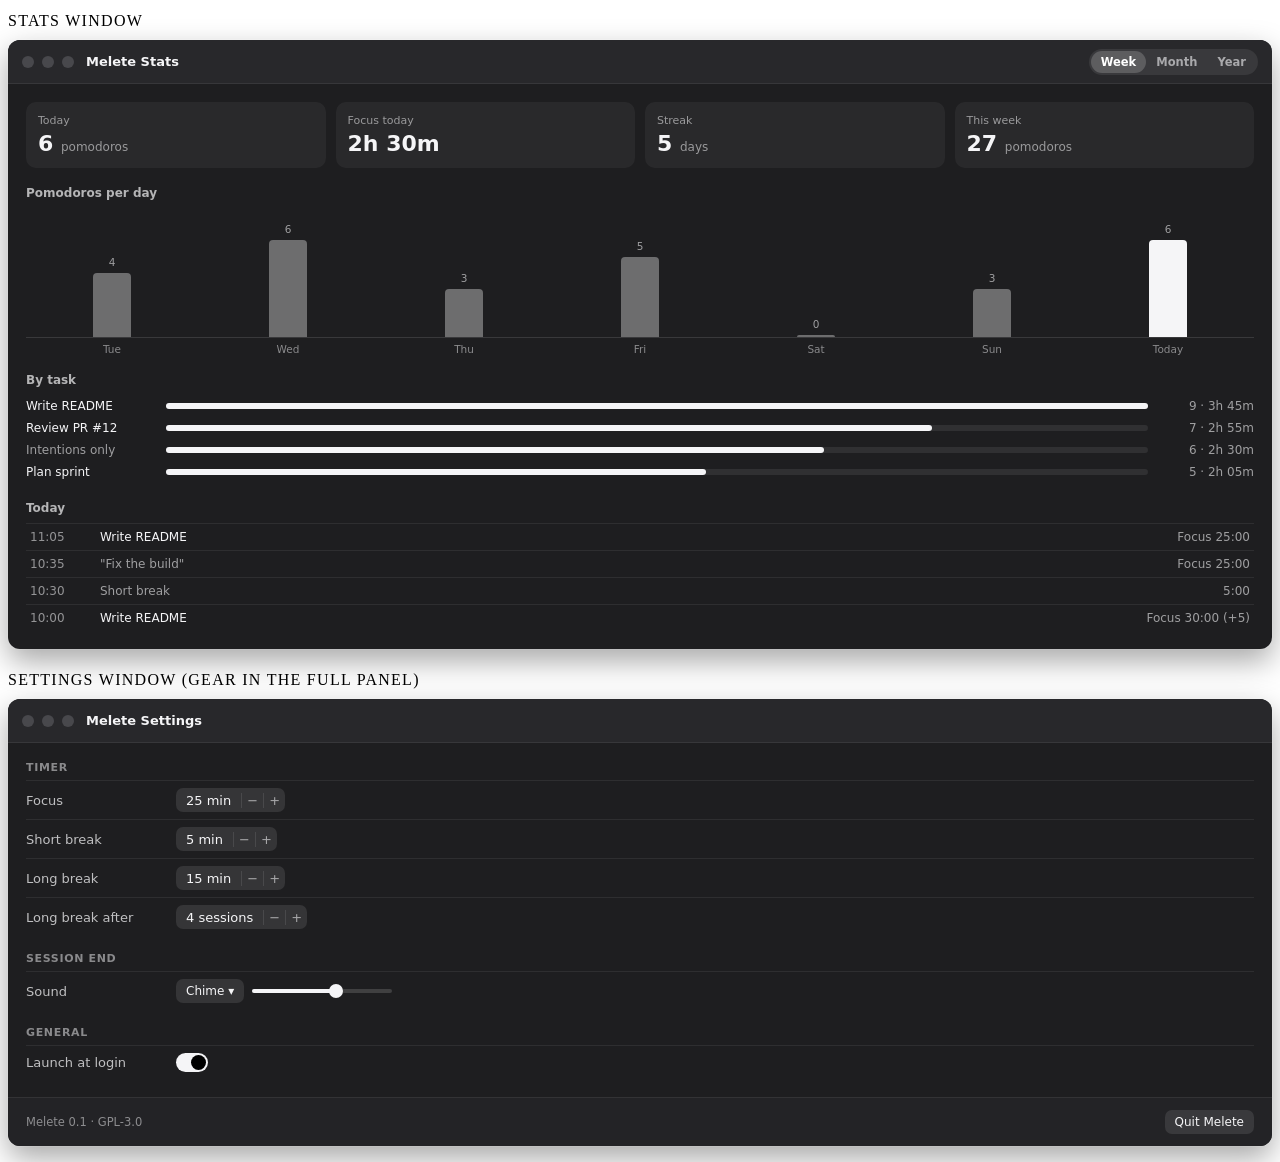
<file: docs/mocks/windows.html>
<!doctype html><html lang="en"><head><meta charset="utf-8"><meta name="viewport" content="width=device-width,initial-scale=1"><title>Melete windows</title><style>*{box-sizing:border-box}
.page{display:flex;flex-direction:column;gap:22px;padding:4px 0 8px}
.sec{display:flex;flex-direction:column;gap:10px}
.sec>h2{margin:0;font:600 11px/1 var(--font-sans);letter-spacing:.08em;text-transform:uppercase;color:var(--muted-foreground)}
.item{display:flex;flex-direction:column;gap:6px}
.cap{display:flex;align-items:baseline;gap:8px;flex-wrap:wrap;font:600 13px/1.3 var(--font-sans);color:var(--foreground)}
.cap .chip{font:600 11px/1 var(--font-mono);padding:3px 7px;border:1px solid var(--border);border-radius:999px;color:var(--foreground)}
.cap .sub{font-weight:400;font-size:12px;color:var(--muted-foreground)}
.row2{display:grid;grid-template-columns:1fr 1fr;gap:12px}
@media (max-width:560px){.row2{grid-template-columns:1fr}}

/* scene = cropped desktop, fixed mac colors (device pixels, not theme) */
.scene{position:relative;height:var(--h,72px);border-radius:var(--radius);overflow:hidden;
  background:radial-gradient(120% 140% at 20% 0%,#55555c 0%,#2a2a2f 45%,#151517 100%);
  font-family:-apple-system,BlinkMacSystemFont,"SF Pro Text","Helvetica Neue",system-ui,sans-serif;color:#f5f5f7;
  box-shadow:inset 0 0 0 1px rgba(255,255,255,.06)}
.scene.full{background:#050505}
.menubar{position:absolute;inset:0 0 auto 0;height:32px;background:rgba(0,0,0,.22);font-size:13px;color:rgba(255,255,255,.92)}
.mb-left{position:absolute;top:0;height:32px;right:calc(50% + 160px);display:flex;align-items:center;gap:17px;white-space:nowrap}
.mb-left b{font-weight:700}
.mb-right{position:absolute;top:0;height:32px;left:calc(50% + 168px);display:flex;align-items:center;gap:14px;white-space:nowrap}
.mb-right svg{width:16px;height:16px;fill:none;stroke:currentColor;stroke-width:1.5;stroke-linecap:round;stroke-linejoin:round}
/* non-notch menu bar */
.menubar.flat{height:24px;font-size:13px}
.menubar.flat .mb-left{height:24px;right:auto;left:14px}
.menubar.flat .mb-right{height:24px;left:auto;right:14px}

/* island = notch + what grows out of it */
.island{position:absolute;top:0;z-index:2;background:#000;color:#f5f5f7;
  left:calc(50% - 92.5px - var(--lw,0px));width:calc(185px + var(--lw,0px) + var(--rw,0px));
  height:var(--ih,32px);border-radius:0 0 var(--r,11px) var(--r,11px)}
.island.sym{left:calc(50% - var(--w)/2);width:var(--w)}
.island::before,.island::after{content:"";position:absolute;top:0;width:9px;height:9px}
.island::before{left:-9px;background:radial-gradient(circle at 0 100%,transparent 8.5px,#000 9px)}
.island::after{right:-9px;background:radial-gradient(circle at 100% 100%,transparent 8.5px,#000 9px)}
.cam{position:absolute;top:13px;left:50%;width:7px;height:7px;margin-left:-3.5px;border-radius:50%;background:#0d0d14;box-shadow:inset 0 0 0 1.5px #16161f}
.wl,.wr{position:absolute;top:0;height:32px;display:flex;align-items:center;gap:6px;font-size:13px;font-weight:600;font-variant-numeric:tabular-nums;white-space:nowrap}
.wl{left:0;width:var(--lw);justify-content:center;padding-left:6px}
.wr{right:0;width:var(--rw);justify-content:center;padding-right:6px}
.island.sym .wl{width:var(--side)}.island.sym .wr{width:var(--side)}
.bar{position:absolute;left:14px;right:14px;bottom:4px;height:2px;border-radius:2px;background:rgba(255,255,255,.18);overflow:hidden}
.bar>i{display:block;height:100%;width:var(--p);background:#fff;border-radius:2px}
.bar.dash>i{background:repeating-linear-gradient(90deg,#fff 0 4px,transparent 4px 7px)}
.bar.dim>i{background:rgba(255,255,255,.45)}
.ring{width:14px;height:14px;border-radius:50%;background:conic-gradient(#fff var(--p),rgba(255,255,255,.2) 0);-webkit-mask:radial-gradient(circle,transparent 4.2px,#000 4.6px);mask:radial-gradient(circle,transparent 4.2px,#000 4.6px)}
.dots{display:inline-flex;gap:3px}.dots i{width:5px;height:5px;border-radius:50%;background:rgba(255,255,255,.28)}.dots i.on{background:#fff}
.g{width:12px;height:12px;fill:currentColor}
.ink2{color:rgba(245,245,247,.6)}.ink3{color:rgba(245,245,247,.35)}
.blink{animation:blink 1.6s steps(2,start) infinite}@keyframes blink{50%{opacity:.25}}
@media (prefers-reduced-motion:reduce){.blink{animation:none;opacity:.5}}

/* expanded content */
.xc{position:absolute;left:18px;right:18px;top:var(--top,40px);bottom:14px;display:flex;flex-direction:column;gap:10px}
.btn{display:inline-flex;align-items:center;justify-content:center;gap:6px;height:28px;padding:0 12px;border-radius:999px;font-size:12.5px;font-weight:600;background:rgba(255,255,255,.12);color:#f5f5f7;white-space:nowrap}
.btn.pri{background:#f5f5f7;color:#000}
.btn.ic{width:30px;height:30px;padding:0}
.btn svg{width:12px;height:12px;fill:currentColor}
.btn svg.s{fill:none;stroke:currentColor;stroke-width:1.6;stroke-linecap:round;stroke-linejoin:round}
.big{font-size:30px;font-weight:600;font-variant-numeric:tabular-nums;letter-spacing:-.02em;line-height:1}
.huge{font-size:46px;font-weight:300;font-variant-numeric:tabular-nums;letter-spacing:-.03em;line-height:1}
.small{font-size:11.5px}
.seg{display:inline-flex;padding:2px;border-radius:999px;background:rgba(255,255,255,.08);font-size:11.5px;font-weight:600}
.seg span{padding:4px 10px;border-radius:999px;color:rgba(245,245,247,.6)}.seg span.on{background:rgba(255,255,255,.18);color:#fff}
.field{height:30px;border-radius:9px;background:rgba(255,255,255,.07);box-shadow:inset 0 0 0 1px rgba(255,255,255,.08);display:flex;align-items:center;padding:0 10px;font-size:12.5px;color:rgba(245,245,247,.38)}
.task{display:flex;align-items:center;gap:9px;height:30px;padding:0 9px;border-radius:8px;font-size:12.5px}
.task.on{background:rgba(255,255,255,.09)}
.task .rad{width:13px;height:13px;border-radius:50%;box-shadow:inset 0 0 0 1.5px rgba(255,255,255,.5)}
.task.on .rad{box-shadow:inset 0 0 0 4px #fff}
.task .n{flex:1}.task .c{font-variant-numeric:tabular-nums;color:rgba(245,245,247,.55);font-size:11.5px}
.task.done .n{text-decoration:line-through;color:rgba(245,245,247,.4)}
.hr{height:1px;background:rgba(255,255,255,.09)}
.ico{width:16px;height:16px;fill:none;stroke:#f5f5f7;stroke-width:1.6;stroke-linecap:round;stroke-linejoin:round;opacity:.8}
.zone{position:absolute;top:0;left:50%;transform:translateX(-50%);width:200px;height:24px;border:1px dashed rgba(255,255,255,.45);border-top:none;border-radius:0 0 10px 10px;display:flex;align-items:center;justify-content:center;font-size:10.5px;color:rgba(255,255,255,.6)}
.note{position:absolute;font-size:11px;color:rgba(255,255,255,.55);white-space:nowrap}
.video{position:absolute;inset:32px 0 0 0;background:linear-gradient(180deg,#1b1f26,#0b0c0f);display:flex;align-items:flex-end;padding:14px;font-size:11px;color:rgba(255,255,255,.4)}

/* app windows */
.win{border-radius:12px;overflow:hidden;background:#1e1e20;color:#f5f5f7;box-shadow:0 0 0 1px rgba(255,255,255,.1),0 12px 30px rgba(0,0,0,.35);
  font-family:-apple-system,BlinkMacSystemFont,"SF Pro Text","Helvetica Neue",system-ui,sans-serif;font-size:13px}
.tb{height:44px;display:flex;align-items:center;gap:12px;padding:0 14px;background:#28282b;border-bottom:1px solid rgba(255,255,255,.07)}
.tl{display:flex;gap:8px}.tl i{width:12px;height:12px;border-radius:50%;background:#48484c}
.tb .t{font-weight:600;font-size:13px}.tb .sp{flex:1}
.wb{padding:18px}
.tiles{display:grid;grid-template-columns:repeat(4,1fr);gap:10px}
@media (max-width:560px){.tiles{grid-template-columns:repeat(2,1fr)}}
.tile{background:rgba(255,255,255,.05);border-radius:10px;padding:12px}
.tile .k{font-size:11px;color:rgba(245,245,247,.55)}.tile .v{font-size:22px;font-weight:600;margin-top:4px;font-variant-numeric:tabular-nums}
.tile .v small{font-size:12px;font-weight:500;color:rgba(245,245,247,.55)}
.chart{display:flex;align-items:flex-end;gap:12px;height:130px;padding:0 4px;border-bottom:1px solid rgba(255,255,255,.12)}
.chart div{flex:1;display:flex;flex-direction:column;align-items:center;justify-content:flex-end;gap:5px;height:100%}
.chart b{display:block;width:100%;max-width:38px;border-radius:4px 4px 0 0;background:rgba(255,255,255,.35)}
.chart div.today b{background:#f5f5f7}
.chart span{font-size:10.5px;color:rgba(245,245,247,.6);font-variant-numeric:tabular-nums}
.xl{display:flex;gap:12px;padding:5px 4px 0}.xl span{flex:1;text-align:center;font-size:10.5px;color:rgba(245,245,247,.5)}
.h3{font-size:12px;font-weight:600;color:rgba(245,245,247,.7);margin:18px 0 8px}
.bt{display:grid;grid-template-columns:130px 1fr 96px;gap:10px;align-items:center;font-size:12px;padding:4px 0}
.bt .tr{height:6px;border-radius:3px;background:rgba(255,255,255,.08)}.bt .tr i{display:block;height:100%;border-radius:3px;background:#f5f5f7}
.bt .r{text-align:right;white-space:nowrap;color:rgba(245,245,247,.6);font-variant-numeric:tabular-nums}
.tbl{width:100%;border-collapse:collapse;font-size:12px}
.tbl td{padding:6px 4px;border-top:1px solid rgba(255,255,255,.07)}
.tbl td:first-child{color:rgba(245,245,247,.55);font-variant-numeric:tabular-nums;width:70px}
.tbl td.r{text-align:right;color:rgba(245,245,247,.6);font-variant-numeric:tabular-nums}
.pill{display:inline-flex;align-items:center;height:24px;padding:0 10px;border-radius:7px;background:rgba(255,255,255,.1);font-size:12px;font-weight:500}
.form{display:grid;grid-template-columns:150px 1fr;gap:0;font-size:13px}
.fs{grid-column:1/-1;font-size:11px;font-weight:600;letter-spacing:.06em;text-transform:uppercase;color:rgba(245,245,247,.5);padding:16px 0 6px}
.fs:first-child{padding-top:0}
.fl,.fv{padding:7px 0;border-top:1px solid rgba(255,255,255,.07);display:flex;align-items:center;gap:8px}
.fl{color:rgba(245,245,247,.75)}
.step{display:inline-flex;align-items:center;border-radius:7px;background:rgba(255,255,255,.1);height:24px}
.step span{padding:0 10px;font-variant-numeric:tabular-nums}.step i{font-style:normal;width:22px;text-align:center;color:rgba(245,245,247,.6);border-left:1px solid rgba(255,255,255,.1)}
.sw{width:32px;height:19px;border-radius:999px;background:#f5f5f7;position:relative}.sw::after{content:"";position:absolute;top:2px;right:2px;width:15px;height:15px;border-radius:50%;background:#000}
.sw.off{background:rgba(255,255,255,.18)}.sw.off::after{right:auto;left:2px;background:#f5f5f7}
.sl{width:140px;height:4px;border-radius:2px;background:rgba(255,255,255,.15);position:relative}.sl i{position:absolute;left:0;top:0;bottom:0;width:60%;background:#f5f5f7;border-radius:2px}.sl b{position:absolute;left:60%;top:50%;width:14px;height:14px;margin:-7px;border-radius:50%;background:#f5f5f7}
.q{display:inline-block;font:600 10px/1 var(--font-mono, monospace);padding:3px 6px;border-radius:5px;background:#f5f5f7;color:#000}
.wf{display:flex;align-items:center;gap:10px;padding:12px 18px;border-top:1px solid rgba(255,255,255,.07);background:#232326;font-size:11.5px;color:rgba(245,245,247,.5)}
</style></head><body><div class="page"><section class="sec"><h2>Stats window</h2>
 <div class="win">
  <div class="tb"><span class="tl"><i></i><i></i><i></i></span><span class="t">Melete Stats</span><span class="sp"></span><span class="seg"><span class="on">Week</span><span>Month</span><span>Year</span></span></div>
  <div class="wb">
   <div class="tiles">
    <div class="tile"><div class="k">Today</div><div class="v">6 <small>pomodoros</small></div></div>
    <div class="tile"><div class="k">Focus today</div><div class="v">2h 30m</div></div>
    <div class="tile"><div class="k">Streak</div><div class="v">5 <small>days</small></div></div>
    <div class="tile"><div class="k">This week</div><div class="v">27 <small>pomodoros</small></div></div>
   </div>
   <div class="h3">Pomodoros per day</div>
   <div class="chart">
    <div><span>4</span><b style="height:50%"></b></div><div><span>6</span><b style="height:75%"></b></div><div><span>3</span><b style="height:37%"></b></div><div><span>5</span><b style="height:62%"></b></div><div><span>0</span><b style="height:2px"></b></div><div><span>3</span><b style="height:37%"></b></div><div class="today"><span>6</span><b style="height:75%"></b></div>
   </div>
   <div class="xl"><span>Tue</span><span>Wed</span><span>Thu</span><span>Fri</span><span>Sat</span><span>Sun</span><span>Today</span></div>
   <div class="h3">By task</div>
   <div class="bt"><span>Write README</span><span class="tr"><i style="width:100%"></i></span><span class="r">9 · 3h 45m</span></div>
   <div class="bt"><span>Review PR #12</span><span class="tr"><i style="width:78%"></i></span><span class="r">7 · 2h 55m</span></div>
   <div class="bt"><span class="ink2">Intentions only</span><span class="tr"><i style="width:67%"></i></span><span class="r">6 · 2h 30m</span></div>
   <div class="bt"><span>Plan sprint</span><span class="tr"><i style="width:55%"></i></span><span class="r">5 · 2h 05m</span></div>
   <div class="h3">Today</div>
   <table class="tbl">
    <tr><td>11:05</td><td>Write README</td><td class="r">Focus 25:00</td></tr>
    <tr><td>10:35</td><td class="ink2">"Fix the build"</td><td class="r">Focus 25:00</td></tr>
    <tr><td>10:30</td><td class="ink2">Short break</td><td class="r">5:00</td></tr>
    <tr><td>10:00</td><td>Write README</td><td class="r">Focus 30:00 (+5)</td></tr>
   </table>
  </div>
 </div>
</section>

<section class="sec"><h2>Settings window (gear in the full panel)</h2>
 <div class="win">
  <div class="tb"><span class="tl"><i></i><i></i><i></i></span><span class="t">Melete Settings</span></div>
  <div class="wb"><div class="form">
   <div class="fs">Timer</div>
   <div class="fl">Focus</div><div class="fv"><span class="step"><span>25 min</span><i>−</i><i>+</i></span></div>
   <div class="fl">Short break</div><div class="fv"><span class="step"><span>5 min</span><i>−</i><i>+</i></span></div>
   <div class="fl">Long break</div><div class="fv"><span class="step"><span>15 min</span><i>−</i><i>+</i></span></div>
   <div class="fl">Long break after</div><div class="fv"><span class="step"><span>4 sessions</span><i>−</i><i>+</i></span></div>
   <div class="fs">Session end</div>
   <div class="fl">Sound</div><div class="fv"><span class="pill">Chime ▾</span><span class="sl"><i></i><b></b></span></div>
   <div class="fs">General</div>
   <div class="fl">Launch at login</div><div class="fv"><span class="sw"></span></div>
  </div></div>
  <div class="wf"><span>Melete 0.1 · GPL-3.0</span><span style="flex:1"></span><span class="pill" style="color:#f5f5f7">Quit Melete</span></div>
 </div>
</section>
</div></body></html>
</file>
